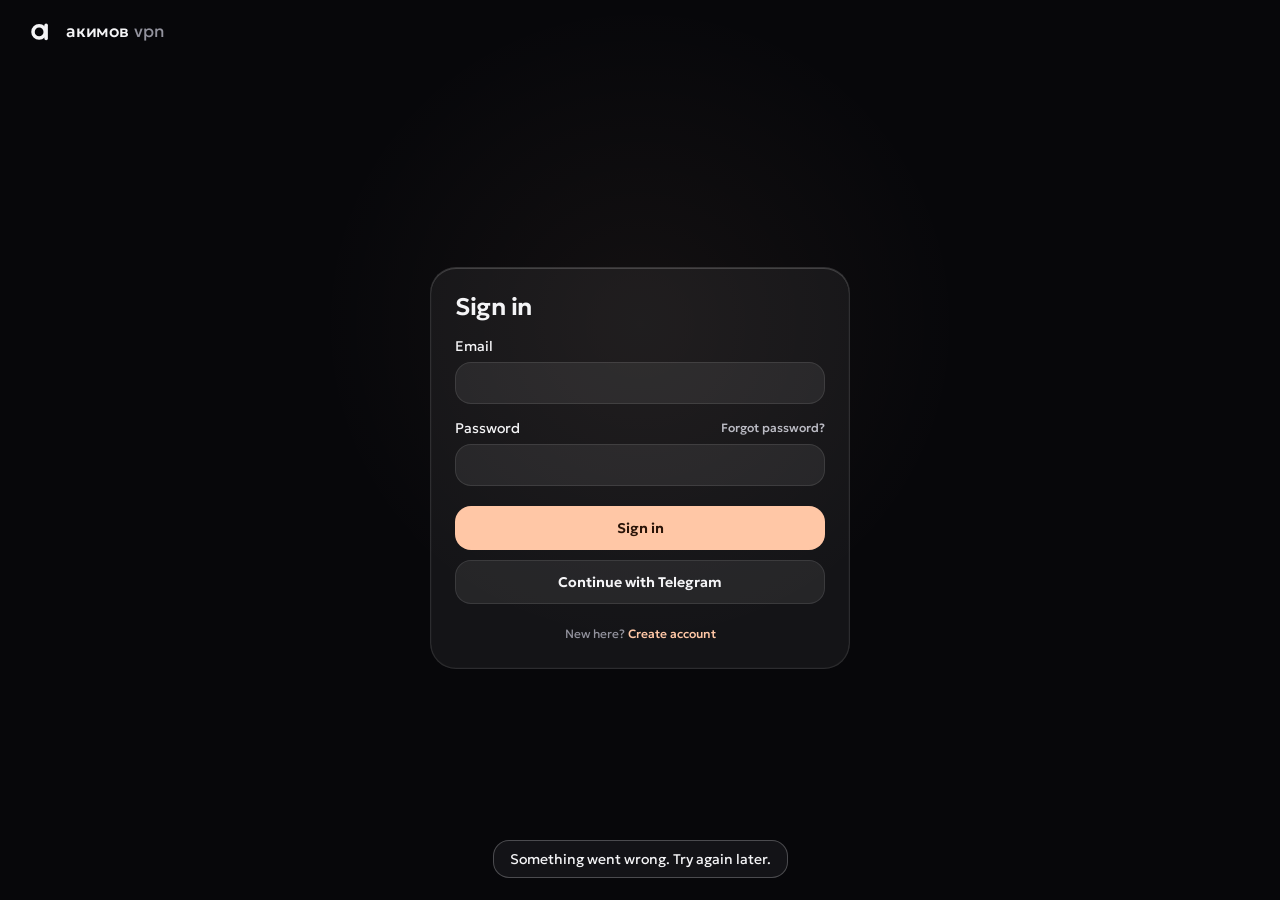
<file: app/ui/index.html>
<!doctype html>
<html lang="en" class="is-splash" data-d="1" data-theme="dark" data-view="desktop" data-auth="restoring">
<head><meta charset="utf-8"><meta name="viewport" content="width=device-width, initial-scale=1"><title>акимов vpn</title><link rel="stylesheet" href="fonts.css"><link rel="stylesheet" href="style.css"><script src="app.js" defer></script></head>
<body>
<div id="splash" class="startup-splash" role="status" aria-label="Opening your account…">
  <svg class="splash-mark" viewBox="0 0 64 64" aria-hidden="true">
    <path pathLength="100" d="M44 34a14 14 0 1 1-28 0a14 14 0 0 1 28 0" />
    <path pathLength="100" d="M46 19V49" />
  </svg>
  <div class="splash-word" aria-hidden="true"><b>акимов</b><i>vpn</i></div>
</div>
<div class="stage" inert>
  <div class="window" id="win" data-conn="idle">
    <div class="bg"><i></i><i></i><i></i></div>
    <header class="bar"><button class="logo" id="logo" data-act="go" data-v="home" aria-label="Home"></button><span class="word" id="word"></span><span class="sp"></span>
      <button class="tbtn" id="themebtn" data-act="theme" aria-label="Switch theme"><svg class="ic s" viewBox="0 0 20 20"><circle cx="10" cy="10" r="6.5"/><path d="M10 3.5a6.5 6.5 0 0 1 0 13z" fill="currentColor"/></svg></button>
      <button class="tbtn" id="accbtn" data-act="hub" aria-label="Account and settings" aria-pressed="false"><svg class="ic" viewBox="0 0 20 20"><circle cx="10" cy="7.4" r="3.1"/><path d="M4.2 16.6c.9-3 3.2-4.4 5.8-4.4s4.9 1.4 5.8 4.4"/></svg></button>
    </header>
    <div class="body"><nav class="rail" id="rail" aria-label="Main"></nav><main class="main" id="main" tabindex="-1"></main></div>
    <footer class="sbar" id="sbar"></footer>
    <svg width="0" height="0" style="position:absolute" aria-hidden="true"><filter id="lg" x="0" y="0" width="100%" height="100%" color-interpolation-filters="sRGB"><feImage id="lgmap" x="0" y="0" width="68" height="52" preserveAspectRatio="none" result="map"/><feDisplacementMap in="SourceGraphic" in2="map" scale="20" xChannelSelector="R" yChannelSelector="G"/></filter></svg>
    <div id="sheet"></div>
    <div class="toasts" id="toasts" aria-live="polite"></div>
  </div>
</div>
</body>
</html>
</file>
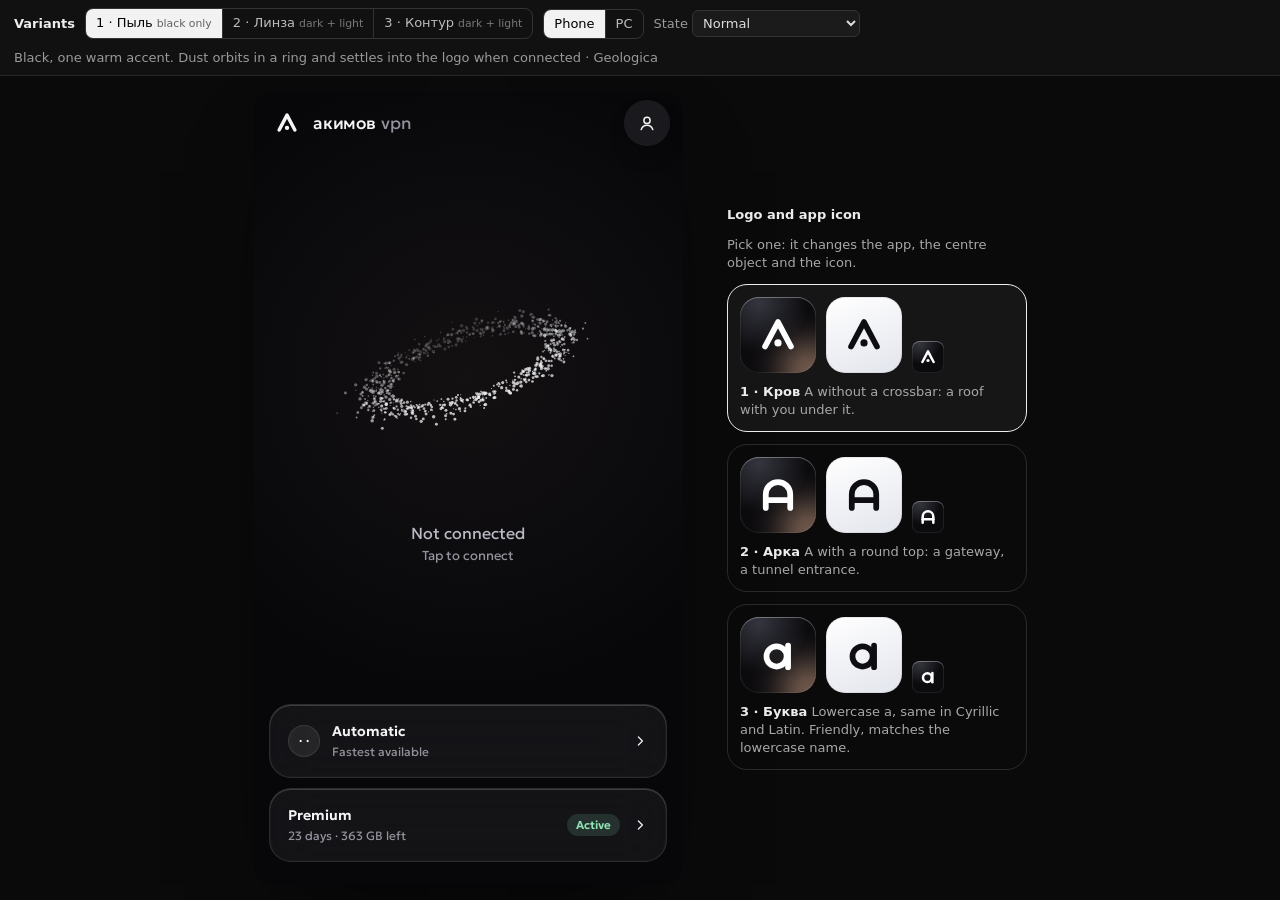
<file: docs/moonlight/prototype/minimal.html>
<!doctype html>
<html lang="en" data-d="1" data-theme="dark" data-view="mobile">
<head>
<meta charset="utf-8">
<meta name="viewport" content="width=device-width, initial-scale=1">
<title>акимов vpn · minimal glass</title>
<!-- Prototype only: the real app bundles the chosen fonts locally. -->
<link rel="preconnect" href="https://fonts.googleapis.com">
<link rel="preconnect" href="https://fonts.gstatic.com" crossorigin>
<link href="https://fonts.googleapis.com/css2?family=Geologica:wght@300;400;500;600&family=IBM+Plex+Mono:wght@400;500&family=JetBrains+Mono:wght@400;500&family=Jost:wght@300;400;500;600&family=Manrope:wght@300;400;500;600;700&family=Martian+Mono:wdth,wght@87.5,400;87.5,500&display=swap" rel="stylesheet">
<style>
/* ═══ base: shared by every variant ═══════════════════════════════════ */
:root{--t:220ms;--e:cubic-bezier(.2,0,0,1);--tint:14%;--blur:0px;--r:14px;--r2:10px;--r3:999px;--st:40ms}
*{box-sizing:border-box}
html,body{height:100%}
body{margin:0;background:#0A0A0A;display:flex;flex-direction:column;font:400 13px/18px system-ui,sans-serif;color:#C8C8C8;transition:background .4s}
button,input,select{font:inherit;color:inherit}
button{cursor:pointer;background:none;border:0;padding:0}
:focus{outline:none}
:focus-visible{outline:2px solid var(--acc);outline-offset:2px}
[hidden]{display:none!important}
::view-transition-old(root),::view-transition-new(root){animation:none;mix-blend-mode:normal}

/* prototype bar: not part of the app, never restyled by a variant */
.proto{display:flex;gap:10px;align-items:center;flex-wrap:wrap;padding:8px 14px;background:#111;border-bottom:1px solid #262626;color:#9A9A9A;position:relative;z-index:50}
.proto b{color:#EDEDED;font-weight:600}
.pseg{display:inline-flex;border:1px solid #333;border-radius:8px;overflow:hidden}
.pseg button{padding:5px 10px;color:#BDBDBD;border-left:1px solid #333}.pseg button:first-child{border-left:0}
.pseg button[aria-pressed="true"]{background:#F2F2F2;color:#000}
.pseg small{opacity:.6;margin-left:4px}
.proto select{background:#1B1B1B;border:1px solid #333;border-radius:6px;padding:4px 6px;color:#DDD}
.proto .sp{flex:1}
.stage{flex:1;display:grid;place-items:center;padding:16px;min-height:0}

.window{position:relative;width:min(1080px,100%);height:min(700px,100%);border-radius:12px;overflow:hidden;container:win/inline-size;display:grid;grid-template-rows:44px minmax(0,1fr) auto;isolation:isolate;background:var(--bg);color:var(--ink);font:400 14px/20px var(--f-t);box-shadow:0 40px 90px -40px rgba(0,0,0,.75);transition:background .45s,color .45s}
[data-view="mobile"] .window{width:min(390px,100%);height:min(800px,100%);border-radius:28px}
.window.boot{animation:boot .55s var(--e)}
@keyframes boot{from{opacity:0;transform:scale(.975)}}
.bg{position:absolute;inset:0;z-index:-1;overflow:hidden;transition:background .45s}
.bg i{position:absolute;border-radius:50%;display:none}
.bar{display:flex;align-items:center;gap:10px;padding:0 6px 0 20px}
.bar .sp{flex:1}
.word{display:flex;align-items:baseline;gap:6px;white-space:nowrap}
.word b{font-weight:inherit}.word i{font-style:normal}
.tbtn{width:36px;height:28px;border-radius:var(--r2);display:grid;place-items:center;color:var(--ink3);transition:color var(--t),background var(--t),transform var(--t) var(--e)}
.tbtn:hover{color:var(--ink);background:var(--hover)}
#themebtn:active{transform:rotate(180deg)}
.body{display:grid;grid-template-columns:76px minmax(0,1fr);min-height:0;position:relative}
.rail{display:flex;flex-direction:column;gap:2px;padding:8px;position:relative}
.nav{position:relative;z-index:1;display:flex;flex-direction:column;align-items:center;gap:3px;padding:8px 4px;color:var(--ink3);font-size:10.5px;font-weight:500;border-radius:var(--r2);transition:color var(--t)}
.nav:hover,.nav[aria-current]{color:var(--ink)}
.nav .ic{transition:transform var(--t) var(--e)}
.nav:active .ic{transform:scale(.86)}
.n-idx{display:none}
.nav-ind{position:absolute;z-index:0;pointer-events:none;opacity:0;border-radius:var(--r2);background:var(--hover);transition:left var(--t) var(--e),top var(--t) var(--e),width var(--t) var(--e),height var(--t) var(--e),opacity var(--t)}
.window .only-m{display:none}
.main{min-width:0;min-height:0;overflow:auto;padding:6px 24px 24px 12px;scrollbar-width:thin;scrollbar-color:var(--line2) transparent}
.sbar{display:none}

/* screen change: leave, then enter with a stagger */
.main.leave>*{animation:lv 130ms var(--e) both}
.main.enter>*,.main.enter .stag>*{animation:en calc(var(--t)*1.6) var(--e) both;animation-delay:calc(var(--st)*var(--k,0))}
@keyframes lv{to{opacity:0;transform:translateY(-6px)}}
@keyframes en{from{opacity:0;transform:translateY(12px)}}
.swap{display:block;animation:swap calc(var(--t)*1.4) var(--e)}
@keyframes swap{from{opacity:0;transform:translateY(8px)}}
@keyframes spin{to{transform:rotate(1turn)}}
@keyframes pulse{50%{opacity:.35}}
@keyframes shake{20%{transform:translateX(-6px)}40%{transform:translateX(5px)}60%{transform:translateX(-3px)}80%{transform:translateX(2px)}}
@keyframes pop{0%{transform:scale(.6);opacity:0}60%{transform:scale(1.12)}}
@keyframes flashbg{from{background:color-mix(in srgb,var(--acc) 22%,transparent)}}

/* type */
.head{display:flex;align-items:flex-end;gap:12px;margin:8px 4px 16px;min-height:38px}
.head .sp{flex:1}
.title{font:600 28px/34px var(--f-d);margin:0}
.h{font:600 16px/22px var(--f-t);margin:0}
.over{font-size:11px;line-height:14px;font-weight:600;letter-spacing:.08em;text-transform:uppercase;color:var(--ink3)}
.cap{font-size:12px;line-height:16px;color:var(--ink2)}
.dim{color:var(--ink3)}
.mono{font-family:var(--f-m);font-size:12px;line-height:18px;font-variant-numeric:tabular-nums}
b.mono,.mono b{font-weight:500}
.num{font:400 42px/44px var(--f-d);font-variant-numeric:lining-nums tabular-nums}
.num small{font:500 12.5px/1 var(--f-t);color:var(--ink2);margin-left:5px}
.ic{width:20px;height:20px;fill:none;stroke:currentColor;stroke-width:1.5;stroke-linecap:round;stroke-linejoin:round;flex:none}
.ic.s{width:16px;height:16px}

/* surfaces and controls */
.card{position:relative;border-radius:var(--r);background:var(--surface);border:1px solid var(--line);-webkit-backdrop-filter:blur(var(--blur));backdrop-filter:blur(var(--blur));box-shadow:var(--shadow);transition:background .45s,border-color .45s,transform var(--t) var(--e),box-shadow var(--t)}
.pad{padding:16px 18px}
.clip{overflow:hidden}
button.card:hover{border-color:var(--line2)}
button.card:active{transform:scale(.985)}
.btn{position:relative;height:34px;padding:0 14px;border-radius:var(--r2);font-weight:600;display:inline-flex;align-items:center;justify-content:center;gap:8px;white-space:nowrap;background:var(--field);border:1px solid var(--line);transition:background var(--t),border-color var(--t),transform 120ms var(--e),color var(--t),filter var(--t)}
.btn:hover{border-color:var(--line2)}
.btn:active{transform:scale(.96)}
.btn.primary{background:var(--acc);color:var(--acc-ink);border-color:transparent}
.btn.primary:hover{filter:brightness(1.08)}
.btn.quiet{background:none;border-color:transparent;color:var(--ink2);padding:0 8px}
.btn.quiet:hover{color:var(--ink);background:var(--hover)}
.btn.danger{color:var(--bad)}
.btn.sm{height:28px;padding:0 10px;font-size:12px}
.btn[disabled]{opacity:.4;cursor:not-allowed}
.btn.block{width:100%;height:44px}
.btn.loading{color:transparent!important;pointer-events:none}
.btn.loading::after{content:"";position:absolute;width:18px;height:18px;border-radius:50%;border:2px solid var(--acc-ink);border-right-color:transparent;animation:spin .7s linear infinite}
.btn:not(.primary).loading::after{border-color:var(--ink);border-right-color:transparent}
.seg{position:relative;display:inline-grid;grid-auto-flow:column;grid-auto-columns:1fr;padding:3px;border-radius:var(--r2);background:var(--field);border:1px solid var(--line)}
.seg::before{content:"";position:absolute;top:3px;bottom:3px;left:3px;width:calc((100% - 6px)/var(--n));border-radius:calc(var(--r2) - 2px);background:var(--acc);transform:translateX(calc(100%*var(--i)));transition:transform calc(var(--t)*1.3) var(--e)}
.seg button{position:relative;z-index:1;height:28px;padding:0 12px;font-weight:500;font-size:13px;white-space:nowrap;color:var(--ink2);transition:color var(--t)}
.seg button[aria-pressed="true"]{color:var(--acc-ink);font-weight:600}
.seg.wide{display:grid}
.sw{width:40px;height:24px;border-radius:999px;background:var(--field);border:1px solid var(--line2);position:relative;flex:none;transition:background calc(var(--t)*1.2),border-color var(--t)}
.sw::after{content:"";position:absolute;left:3px;top:3px;width:16px;height:16px;border-radius:50%;background:var(--ink3);transition:transform calc(var(--t)*1.3) var(--e),background var(--t),width var(--t)}
.sw:active::after{width:20px}
.sw[aria-checked="true"]{background:var(--acc);border-color:transparent}
.sw[aria-checked="true"]::after{transform:translateX(16px);background:var(--acc-ink)}
.sw[aria-checked="true"]:active::after{transform:translateX(12px)}
.input,.select{height:34px;border-radius:var(--r2);background:var(--field);border:1px solid var(--line);padding:0 12px;min-width:0;transition:border-color var(--t)}
.input:focus,.select:focus{border-color:var(--acc)}
.input::placeholder{color:var(--ink3)}
.pill{display:inline-flex;align-items:center;gap:5px;height:22px;padding:0 9px;border-radius:var(--r3);font-size:11.5px;font-weight:600;background:color-mix(in srgb,var(--c,var(--ink3)) var(--tint),transparent);color:var(--c,var(--ink2));white-space:nowrap}
.pill.ok{--c:var(--ok)}.pill.warn{--c:var(--warn)}.pill.bad{--c:var(--bad)}.pill.acc{--c:var(--proxy)}
.pill.pop{animation:pop .4s var(--e)}
.meter{height:4px;border-radius:4px;background:var(--line);overflow:hidden}
.meter i{display:block;height:100%;border-radius:inherit;background:var(--c,var(--ink2));width:var(--v);transition:width .8s var(--e)}
.row{display:flex;align-items:center;gap:12px}
.col{display:flex;flex-direction:column;gap:12px}
.grow{flex:1;min-width:0}
.cc{width:32px;height:32px;border-radius:var(--r2);display:grid;place-items:center;background:var(--field);border:1px solid var(--line);font:500 10.5px/1 var(--f-m);flex:none}
.banner{display:flex;gap:10px;align-items:center;padding:8px 14px;border-radius:var(--r2);margin:0 0 12px;font-size:13px;background:color-mix(in srgb,var(--warn) var(--tint),transparent);color:var(--warn)}
.empty{padding:48px 24px;text-align:center;color:var(--ink2)}
.empty p{margin:0 auto 14px;max-width:44ch}
.list>*+*{border-top:1px solid var(--line)}
.kv{display:grid;grid-template-columns:1fr 1fr;gap:16px}

/* home */
.home{display:grid;grid-template-columns:minmax(0,1fr) 340px;gap:20px;height:100%;min-height:500px}
.hero{display:flex;flex-direction:column;align-items:center;justify-content:center;gap:18px}
.side{display:flex;flex-direction:column;gap:12px;justify-content:center}
.st-word{display:none}
.status{text-align:center;min-height:88px}
.status .s1{font-size:15px;font-weight:600}
.status .s2{color:var(--ink2);margin-top:2px}
.status .timer{font:400 40px/46px var(--f-d);font-variant-numeric:lining-nums tabular-nums}
.spd{display:flex;gap:16px;font:400 12px/18px var(--f-m)}.spd b{font-weight:500;color:var(--ink)}
.ctl{position:relative;display:block;color:var(--ink);flex:none;-webkit-tap-highlight-color:transparent}

/* connections */
.tools{display:flex;gap:8px;align-items:center;flex-wrap:wrap;margin:0 4px 12px}
.conn{display:grid;grid-template-columns:minmax(0,1.5fr) 170px minmax(0,1.1fr) 112px;gap:12px;align-items:center;padding:0 18px;min-height:46px;position:relative;transition:opacity .4s,background var(--t)}
.conn:hover,.conn:focus-within{background:var(--hover)}
.conn.new{animation:rowin calc(var(--t)*1.5) var(--e)}
.conn.closed{opacity:.3}
@keyframes rowin{from{opacity:0;transform:translateX(-10px)}}
.host{white-space:nowrap;overflow:hidden;text-overflow:ellipsis;text-align:left}
.host i{font-style:normal;color:var(--ink3)}
.proc{font:400 11.5px/15px var(--f-t);color:var(--ink3);white-space:nowrap;overflow:hidden;text-overflow:ellipsis}
.route{font-size:12.5px;color:var(--c);white-space:nowrap;overflow:hidden;text-overflow:ellipsis}
.r-proxy{--c:var(--proxy)}.r-direct{--c:var(--direct)}.r-block{--c:var(--block)}.r-default{--c:var(--dflt)}
.badge{display:inline-flex;align-items:center;gap:6px;height:22px;max-width:100%;padding:0 8px;border-radius:min(var(--r2),7px);font:500 10.5px/1 var(--f-m);background:color-mix(in srgb,var(--c) var(--tint),transparent);color:var(--c);white-space:nowrap;overflow:hidden}
.badge span{overflow:hidden;text-overflow:ellipsis}
.badge.flash{animation:flash .9s var(--e)}
@keyframes flash{0%{box-shadow:0 0 0 2px var(--c);transform:scale(1.08)}100%{box-shadow:0 0 0 2px transparent}}
.dot{width:6px;height:6px;border-radius:50%;flex:none}
.o-user .dot{background:currentColor;box-shadow:0 0 0 2px color-mix(in srgb,currentColor 30%,transparent)}.o-plan .dot{box-shadow:inset 0 0 0 1.5px currentColor}.o-system .dot{border-radius:1px;background:currentColor}.o-default .dot{display:none}
.rate{font:400 11px/15px var(--f-m);color:var(--ink2);text-align:right;font-variant-numeric:tabular-nums}
.acts{position:absolute;right:12px;top:7px;display:none;gap:4px;padding:2px;border-radius:var(--r2);background:var(--solid);border:1px solid var(--line2);animation:swap var(--t) var(--e)}
.conn:hover .acts,.conn:focus-within .acts{display:flex}
.conn:hover .rate,.conn:focus-within .rate{visibility:hidden}
.scope{grid-column:1/-1;display:flex;gap:8px;align-items:center;flex-wrap:wrap;padding:2px 0 12px;animation:swap calc(var(--t)*1.3) var(--e)}
.chip{height:28px;padding:0 10px;border-radius:var(--r2);font-size:12px;background:var(--field);border:1px solid var(--line);color:var(--ink2);transition:border-color var(--t),color var(--t),transform 120ms}
.chip:active{transform:scale(.96)}
.chip[aria-pressed="true"]{border-color:var(--acc);color:var(--ink)}
.newpill{position:sticky;top:6px;z-index:3;margin:0 auto -28px;display:block;width:max-content;animation:pop .35s var(--e)}

/* rules */
.composer{display:grid;grid-template-columns:196px minmax(0,1fr) auto auto;gap:8px;align-items:center}
.msg{font-size:12px;margin-top:8px;min-height:16px}
.msg.err{color:var(--bad)}.msg.warn{color:var(--warn)}.msg.ok{color:var(--ink3)}
.msg.err:not(:empty){animation:shake .35s}
.rule{display:grid;grid-template-columns:20px 22px 86px minmax(0,1fr) auto 44px auto auto;gap:10px;align-items:center;padding:0 16px;min-height:46px;position:relative;transition:background var(--t)}
.rule:hover{background:var(--hover)}
.rule.fresh{animation:flashbg 1.2s var(--e)}
.rule.off>:not(.sw):not(.x):not(.grip){opacity:.42}
.rule>*{transition:opacity var(--t)}
.rule.over-top::before{content:"";position:absolute;left:12px;right:12px;top:-1px;height:2px;background:var(--acc)}
.rule.dragging{opacity:.35}
.grip{cursor:grab;color:var(--ink3);display:grid;place-items:center;height:28px}
.tchip{font:500 10.5px/1 var(--f-m);color:var(--ink2);padding:6px 8px;border-radius:min(var(--r2),7px);background:var(--field);text-align:center}
.ro .rule{grid-template-columns:22px 86px minmax(0,1fr) auto;min-height:38px}
details.card summary{list-style:none;cursor:pointer;padding:14px 18px;display:flex;gap:10px;align-items:center;font-weight:600}
details.card summary::-webkit-details-marker{display:none}
details[open] summary .chev{transform:rotate(90deg)}
details[open]>.list{animation:swap calc(var(--t)*1.4) var(--e)}
.chev{transition:transform var(--t) var(--e)}

/* plans, devices, settings */
.cards{display:grid;grid-template-columns:repeat(auto-fill,minmax(300px,1fr));gap:16px}
.plan.expired{opacity:.6}
.plan.inuse{border-color:var(--acc)}
.plan.fresh{animation:flashbg 1.4s var(--e)}
.slots{display:flex;gap:4px}.slots i{flex:1;height:5px;border-radius:3px;background:var(--line);transition:background .5s var(--e)}.slots i.on{background:var(--ink2)}.slots i.me{background:var(--acc)}
.dev{display:grid;grid-template-columns:36px minmax(0,1fr) auto auto;gap:12px;align-items:center;padding:10px 18px;min-height:58px;transition:background var(--t)}
.dev:hover{background:var(--hover)}
.nameBtn{font-weight:600;text-align:left;border-radius:6px;padding:1px 4px;margin-left:-4px}
.nameBtn:hover{background:var(--hover)}
.set{display:flex;align-items:center;gap:12px;padding:12px 18px;min-height:54px}

/* sheet */
.scrim{position:absolute;inset:0;background:var(--scrim);z-index:10;animation:fade .25s}
@keyframes fade{from{opacity:0}}
.sheet{position:absolute;top:10px;right:10px;bottom:10px;width:min(430px,calc(100% - 20px));z-index:11;display:flex;flex-direction:column;border-radius:var(--r);background:var(--solid);border:1px solid var(--line2);box-shadow:0 30px 80px -30px rgba(0,0,0,.6);animation:sheetin calc(var(--t)*1.8) var(--e)}
@keyframes sheetin{from{opacity:0;transform:translateX(40px)}}
#sheet.closing .sheet{animation:sheetout .2s var(--e) both}#sheet.closing .scrim{animation:fade .2s reverse both}
@keyframes sheetout{to{opacity:0;transform:translateX(30px)}}
.sheet header{display:flex;align-items:center;gap:8px;padding:18px 20px 8px}
.sheet .sbody{flex:1;overflow:auto;overflow-x:hidden;padding:8px 20px 16px;display:flex;flex-direction:column;gap:14px;scrollbar-width:thin}
.sheet footer{padding:12px 20px 20px;display:flex;flex-direction:column;gap:8px}
.sbody.sf>*,.sfoot.sf>*{animation:stepf calc(var(--t)*1.5) var(--e) both}
.sbody.sb>*,.sfoot.sb>*{animation:stepb calc(var(--t)*1.5) var(--e) both}
.sbody>*:nth-child(2){animation-delay:40ms}.sbody>*:nth-child(3){animation-delay:80ms}.sbody>*:nth-child(4){animation-delay:120ms}.sbody>*:nth-child(n+5){animation-delay:150ms}
@keyframes stepf{from{opacity:0;transform:translateX(28px)}}
@keyframes stepb{from{opacity:0;transform:translateX(-28px)}}
.opt{display:flex;align-items:center;gap:12px;padding:12px 14px;border-radius:var(--r2);background:var(--field);border:1px solid var(--line);text-align:left;width:100%;transition:border-color var(--t),background var(--t),transform 120ms var(--e)}
.opt:hover{border-color:var(--line2)}
.opt:active{transform:scale(.985)}
.opt[aria-pressed="true"]{border-color:var(--acc);background:color-mix(in srgb,var(--acc) 9%,var(--field))}
.opt[disabled]{opacity:.5;cursor:not-allowed}
.tick{width:20px;height:20px;border-radius:50%;border:1.5px solid var(--line2);display:grid;place-items:center;flex:none;color:transparent;transition:background var(--t),border-color var(--t)}
.opt[aria-pressed="true"] .tick{background:var(--acc);border-color:var(--acc);color:var(--acc-ink)}
.opt.just .tick{animation:pop .4s var(--e)}
.tick .ic{width:12px;height:12px;stroke-width:2.4}
.total{display:flex;align-items:baseline;justify-content:space-between;gap:12px;padding-top:8px;border-top:1px solid var(--line)}
.wait{display:grid;place-items:center;gap:14px;text-align:center;padding:24px 8px}
.spin{width:56px;height:56px;border-radius:50%;border:3px solid var(--line);border-top-color:var(--acc);animation:spin .9s linear infinite}
.mark{position:relative;width:76px;height:76px;color:var(--c)}
.mark svg{width:100%;height:100%;fill:none;stroke:currentColor;stroke-width:3;stroke-linecap:round;stroke-linejoin:round}
.mark circle,.mark path{stroke-dasharray:100;stroke-dashoffset:100;animation:draw .5s var(--e) forwards}
.mark path{animation-duration:.35s;animation-delay:.4s}
@keyframes draw{to{stroke-dashoffset:0}}
.mark i{position:absolute;inset:0;border-radius:50%;border:2px solid currentColor;opacity:0;animation:burst .9s .45s var(--e)}
.mark i+i{animation-delay:.6s}
@keyframes burst{from{opacity:.55;transform:scale(1)}to{opacity:0;transform:scale(1.9)}}
.mark.bad{animation:shake .45s .5s}
.ms.pop{animation:pop .35s var(--e)}
.toasts{position:absolute;left:0;right:0;bottom:18px;z-index:20;display:flex;flex-direction:column;align-items:center;gap:8px;pointer-events:none}
.toast{pointer-events:auto;display:flex;align-items:center;gap:6px;padding:8px 8px 8px 16px;border-radius:var(--r2);background:var(--solid);border:1px solid var(--line2);box-shadow:0 20px 50px -20px rgba(0,0,0,.6);max-width:calc(100% - 32px);animation:toastin calc(var(--t)*1.6) var(--e)}
.toast.out{animation:toastout .2s var(--e) both}
@keyframes toastin{from{opacity:0;transform:translateY(14px) scale(.96)}}
@keyframes toastout{to{opacity:0;transform:translateY(8px)}}

/* ═══ mobile shell: same parts, bottom tabs, sheets from below ════════ */
@container win (max-width:720px){
  :root[data-d] .body{grid-template-columns:minmax(0,1fr);grid-template-rows:minmax(0,1fr) auto}
  :root[data-d] .rail{order:2;position:relative;left:auto;bottom:auto;transform:none;flex-direction:row;gap:0;padding:4px 8px 8px;border:0;border-top:1px solid var(--line);border-radius:0;box-shadow:none}
  :root[data-d] .nav{flex:1;width:auto;flex-direction:column;align-items:center;margin:0;padding:8px 0 6px;gap:3px}
  .window .only-d,.tbtn.win{display:none}.window .only-m{display:flex}
  :root[data-d] .main{padding:6px 14px 18px}
  :root[data-d] .home{grid-template-columns:minmax(0,1fr);grid-template-rows:auto;height:auto;min-height:0;gap:16px}
  :root[data-d] .hero{flex-direction:column;align-items:center;padding:8px 0 0}
  :root[data-d] .side{display:flex;flex-direction:column}
  .ring,.orb{width:200px;height:200px}.dial{width:230px;height:230px}
  .conn{grid-template-columns:minmax(0,1fr) auto;padding:8px 14px;row-gap:4px}
  .conn .rate{grid-column:2;grid-row:1;visibility:visible!important}.conn .route{grid-column:1}.conn .bwrap{grid-column:2;justify-self:end}
  .acts{position:static;display:flex;grid-column:1/-1;border:0;background:none;padding:0;animation:none}
  .composer{grid-template-columns:minmax(0,1fr)}
  .rule{grid-template-columns:20px 62px minmax(0,1fr) auto auto;row-gap:2px;padding:6px 12px}
  .rule .idx,.rule .hits{display:none}
  :root[data-d] .sheet{top:auto;left:0;right:0;bottom:0;width:auto;max-height:92%;border-radius:var(--r) var(--r) 0 0;border-width:1px 0 0;animation-name:sheetup}
  #sheet.closing .sheet{animation-name:sheetdown}
  .dev{grid-template-columns:36px minmax(0,1fr) auto}.dev .added{display:none}
  .toasts{bottom:84px}
}
@keyframes sheetup{from{opacity:0;transform:translateY(40px)}}
@keyframes sheetdown{to{opacity:0;transform:translateY(30px)}}
@media (prefers-reduced-motion:reduce){*,*::before,*::after{animation-duration:1ms!important;animation-delay:0s!important;transition-duration:1ms!important}}

/* ═══ compact shell: one narrow window, floating dock ═════════════════ */
.stage{display:flex;flex-wrap:wrap;gap:44px;align-items:center;justify-content:center;overflow:auto}
:root .window{width:min(430px,100%);height:min(800px,100%);border-radius:18px;grid-template-rows:62px minmax(0,1fr) auto}
.bar{padding:0 14px 0 16px;gap:8px}
.logo{width:36px;height:36px;display:grid;place-items:center;border-radius:12px;color:var(--ink);transition:transform var(--t) var(--e)}
.logo:active{transform:scale(.88)}
.mk{width:28px;height:28px;display:block}
.word{font:500 17px/1 var(--f-d);letter-spacing:-.01em;gap:5px}
.word i{color:var(--ink3);font-weight:400}
.tbtn{width:40px;height:40px;border-radius:50%;background:var(--surface);border:1px solid var(--line);-webkit-backdrop-filter:blur(var(--blur));backdrop-filter:blur(var(--blur));color:var(--ink2)}
:root[data-d] .body{grid-template-rows:minmax(0,1fr)}
:root{--spring:cubic-bezier(.3,1.5,.45,1);--spec:rgba(255,255,255,.16)}
[data-theme="light"]{--spec:rgba(255,255,255,.95)}
/* the dock is a slab of liquid glass: bright top edge, soft inner light, heavy blur behind */
:root[data-d] .rail{position:absolute;z-index:6;left:50%;bottom:16px;transform:translateX(-50%);order:0;flex-direction:row;gap:2px;padding:5px;border:0;border-radius:999px;
  background:linear-gradient(180deg,rgba(255,255,255,.15),rgba(255,255,255,.03) 60%,rgba(255,255,255,.07)),var(--dock);
  -webkit-backdrop-filter:blur(22px) saturate(190%) brightness(1.08);backdrop-filter:blur(22px) saturate(190%) brightness(1.08);
  box-shadow:inset 0 1px 0 rgba(255,255,255,.42),inset 0 -1px 0 rgba(255,255,255,.1),inset 1px 0 0 rgba(255,255,255,.1),inset -1px 0 0 rgba(255,255,255,.1),inset 0 0 18px rgba(255,255,255,.05),0 0 0 1px rgba(255,255,255,.05),0 24px 46px -20px rgba(0,0,0,.7);
  touch-action:none;user-select:none;-webkit-user-select:none;transition:transform .35s var(--spring)}
:root[data-d] .rail.hold{transform:translateX(-50%) scale(1.035)}
:root[data-d] .nav{flex:none;width:68px;height:52px;padding:0;border-radius:999px;justify-content:center;gap:4px;font:500 10px/1 var(--f-t);letter-spacing:.01em;color:var(--ink2);transition:color .25s,transform .35s var(--spring)}
.nav .ic,.nav .mk{width:22px;height:22px}
.nav .ic{stroke-width:1.6}
.nav[aria-current]{color:var(--acc)}
/* the selected tab sits in a glass capsule; hold it and it lifts into a lens you can drag */
.nav-ind{border-radius:999px;background:linear-gradient(180deg,rgba(255,255,255,.2),rgba(255,255,255,.06));
  box-shadow:inset 0 1px 0 rgba(255,255,255,.5),inset 0 -1px 0 rgba(255,255,255,.1),inset 0 0 10px rgba(255,255,255,.08),0 4px 14px -6px rgba(0,0,0,.5);
  transition:left .5s var(--spring),top .3s,width .3s,height .3s,opacity .3s,transform .35s var(--spring),box-shadow .3s,background .3s}
.rail.hold .nav-ind{z-index:3;transform:scale(1.2,1.28);background:linear-gradient(180deg,rgba(255,255,255,.12),rgba(255,255,255,.01) 55%,rgba(255,255,255,.08));
  -webkit-backdrop-filter:url(#lg) saturate(190%) brightness(1.16);backdrop-filter:url(#lg) saturate(190%) brightness(1.16);
  box-shadow:inset 0 1.5px 0 rgba(255,255,255,.8),inset 0 -1.5px 1px rgba(255,255,255,.28),inset 2px 0 2px -1px rgba(255,255,255,.3),inset -2px 0 2px -1px rgba(255,255,255,.3),inset 0 0 16px rgba(255,255,255,.16),0 16px 30px -10px rgba(0,0,0,.65);
  transition:transform .35s var(--spring),box-shadow .3s,background .3s}
.rail.hold .nav{color:var(--ink2)}
.rail.hold .nav.near{color:var(--acc);transform:scale(1.12)}
[data-theme="light"]:root[data-d] .rail{background:linear-gradient(180deg,rgba(255,255,255,.8),rgba(255,255,255,.3) 60%,rgba(255,255,255,.5)),var(--dock);box-shadow:inset 0 1px 0 #fff,inset 0 -1px 0 rgba(255,255,255,.6),0 0 0 1px rgba(15,23,42,.06),0 24px 46px -22px rgba(30,50,90,.5)}
[data-theme="light"] .nav-ind{background:linear-gradient(180deg,rgba(255,255,255,.98),rgba(255,255,255,.62));box-shadow:inset 0 1px 0 #fff,0 0 0 1px rgba(15,23,42,.06),0 6px 14px -6px rgba(30,50,90,.4)}
[data-theme="light"] .rail.hold .nav-ind{background:linear-gradient(180deg,rgba(255,255,255,.5),rgba(255,255,255,.08) 55%,rgba(255,255,255,.35));box-shadow:inset 0 1.5px 0 #fff,inset 0 -1.5px 1px rgba(255,255,255,.8),inset 0 0 14px rgba(255,255,255,.5),0 0 0 1px rgba(15,23,42,.07),0 16px 30px -12px rgba(30,50,90,.5)}
/* the same edge light on every glass surface */
.card,.tbtn,.t-disc{box-shadow:inset 0 1px 0 var(--spec),inset 0 0 0 .5px rgba(255,255,255,.04),var(--shadow)}
:root[data-d] .main{padding:2px 16px 96px}
.title{font:500 27px/32px var(--f-d);letter-spacing:-.02em}
.num{font:300 38px/40px var(--f-d);letter-spacing:-.03em}
:root[data-d] .home{display:flex;flex-direction:column;gap:12px;height:100%;min-height:560px}
:root[data-d] .hero{flex:1;justify-content:center;gap:10px;padding:0}
:root[data-d] .side{gap:10px;justify-content:flex-end}
.side .card{border-radius:22px}
.status{min-height:104px}
.status .s1{font:400 16px/22px var(--f-t);color:var(--ink2)}
.status .s2{font-size:13px;color:var(--ink3)}
.status .timer{font:300 46px/52px var(--f-d);letter-spacing:-.03em;color:var(--ink)}
.spd{justify-content:center;margin-top:8px;color:var(--ink3)}
.ctl{width:290px;height:290px;border-radius:50%;display:grid;place-items:center;transition:transform var(--t) var(--e)}
.ctl:active{transform:scale(.965)}
.ctl canvas{position:absolute;inset:0;width:100%;height:100%}
.ctl[data-state="blocked"]{animation:shake .4s}
.sheet{-webkit-backdrop-filter:blur(36px) saturate(150%);backdrop-filter:blur(36px) saturate(150%);background:linear-gradient(var(--surface),var(--surface)),color-mix(in srgb,var(--solid) 86%,transparent)}
.main.enter>*,.main.enter .stag>*{animation-name:enm;animation-duration:.5s}
@keyframes enm{from{opacity:0;transform:translateY(14px) scale(.985);filter:blur(5px)}}
.main.leave>*{animation-name:lvm}
@keyframes lvm{to{opacity:0;transform:scale(.985);filter:blur(4px)}}

:root[data-d] .acts{display:none}
:root[data-d] .conn:hover .acts,:root[data-d] .conn:focus-within .acts{display:flex;animation:swap var(--t) var(--e)}
:root[data-d] .tools .input{flex-basis:120px}

/* app icon panel: outside the app, never restyled by a variant */
.brand{display:flex;flex-direction:column;gap:12px;width:300px;color:#A8A8A8;font:400 13px/18px system-ui,sans-serif}
.b-h{font-weight:600;color:#EDEDED}
.b-opt{display:grid;grid-template-columns:auto auto auto 1fr;gap:10px;align-items:end;padding:12px;border:1px solid #2A2A2A;border-radius:20px;text-align:left;transition:border-color .2s,background .2s,transform .12s}
.b-opt:active{transform:scale(.98)}
.b-opt[aria-pressed="true"]{border-color:#EDEDED;background:#161616}
.tile{width:76px;height:76px;border-radius:19px;display:grid;place-items:center;position:relative;overflow:hidden}
.tile .mk{width:46px;height:46px;position:relative}
.tile.dark{background:radial-gradient(90% 90% at 25% 8%,#35353F,#0B0B0E 72%);color:#fff;box-shadow:inset 0 1px 0 rgba(255,255,255,.28),inset 0 0 0 1px rgba(255,255,255,.08)}
.tile.dark::before{content:"";position:absolute;width:70%;height:70%;right:-26%;bottom:-32%;border-radius:50%;background:var(--acc,#FFC7A6);filter:blur(18px);opacity:.6}
.tile.light{background:linear-gradient(160deg,#fff,#E3E5ED);color:#0E0E12;box-shadow:inset 0 0 0 1px rgba(0,0,0,.07)}
.tile.sm{width:32px;height:32px;border-radius:8px}.tile.sm .mk{width:20px;height:20px}.tile.sm::before{display:none}
.b-n{grid-column:1/-1}.b-n b{color:#EDEDED;font-weight:600}

/* ═══ 1 · Пыль: black only ════════════════════════════════════════════ */
[data-d="1"]{--f-d:"Geologica","Segoe UI",sans-serif;--f-t:"Geologica","Segoe UI",sans-serif;--f-m:"Martian Mono","Cascadia Mono",Consolas,monospace;
  --bg:#07070A;--surface:rgba(255,255,255,.055);--dock:rgba(14,14,18,.6);--solid:#131317;--field:rgba(255,255,255,.07);--hover:rgba(255,255,255,.06);--line:rgba(255,255,255,.1);--line2:rgba(255,255,255,.24);
  --ink:#F4F4F6;--ink2:#BBBBC4;--ink3:#93939E;--acc:#FFC7A6;--acc-ink:#2A1408;--ok:#8FE3B5;--warn:#FFD27A;--bad:#FF9A8C;--proxy:#FFC7A6;--direct:#8FE3B5;--block:#FF9A8C;--dflt:#A8A8B3;
  --r:26px;--r2:16px;--r3:999px;--t:300ms;--e:cubic-bezier(.22,1,.36,1);--blur:26px;--shadow:0 0 0 0 transparent;--scrim:rgba(0,0,0,.6);--st:60ms}
[data-d="1"] .bg{background:radial-gradient(460px 460px at 50% 36%,rgba(255,199,166,.05),transparent 70%)}
[data-d="1"] .window[data-conn="connected"] .bg{background:radial-gradient(520px 520px at 50% 36%,rgba(255,199,166,.17),transparent 70%)}

/* ═══ 2 · Линза: dark + light ═════════════════════════════════════════ */
[data-d="2"]{--f-d:"Manrope","Segoe UI",sans-serif;--f-t:"Manrope","Segoe UI",sans-serif;--f-m:"JetBrains Mono",Consolas,monospace;
  --r:28px;--r2:18px;--r3:999px;--t:320ms;--e:cubic-bezier(.3,1.25,.4,1);--blur:30px;--st:60ms}
[data-d="2"][data-theme="dark"]{--bg:#090B11;--surface:rgba(255,255,255,.07);--dock:rgba(12,15,24,.55);--solid:#141824;--field:rgba(255,255,255,.08);--hover:rgba(255,255,255,.07);--line:rgba(255,255,255,.13);--line2:rgba(255,255,255,.3);
  --ink:#F1F3F8;--ink2:#B8BFCE;--ink3:#9AA3B6;--acc:#A9BEFF;--acc-ink:#0B1330;--ok:#7FE0C3;--warn:#FFCF7A;--bad:#FF9C96;--proxy:#A9BEFF;--direct:#7FE0C3;--block:#FF9C96;--dflt:#AAB3C5;
  --shadow:0 20px 50px -30px rgba(0,0,0,.7);--scrim:rgba(4,6,12,.55);--b1:#7F9BFF;--b2:#FFC2A1}
[data-d="2"][data-theme="light"]{--bg:#EEF1F6;--surface:rgba(255,255,255,.62);--dock:rgba(255,255,255,.4);--solid:#F8F9FC;--field:rgba(255,255,255,.72);--hover:rgba(15,23,42,.05);--line:rgba(255,255,255,.95);--line2:rgba(15,23,42,.17);
  --ink:#0F1420;--ink2:#414A5C;--ink3:#586174;--acc:#2647D8;--acc-ink:#fff;--ok:#0B6B57;--warn:#7D4E00;--bad:#B3261E;--proxy:#2647D8;--direct:#0B6B57;--block:#B3261E;--dflt:#4A5468;
  --shadow:0 20px 44px -30px rgba(30,50,90,.4);--scrim:rgba(40,55,80,.25);--tint:10%;--b1:#6C8CFF;--b2:#FFB38A}
[data-d="2"][data-theme="light"] body{background:#CBD1DB}
[data-d="2"] .bg i{display:block;filter:blur(90px);opacity:.16;transition:opacity 1s}
[data-d="2"] .bg i:nth-child(1){width:420px;height:420px;left:-180px;top:-120px;background:var(--b1)}
[data-d="2"] .bg i:nth-child(2){width:380px;height:380px;right:-200px;bottom:40px;background:var(--b2)}
[data-d="2"] .window[data-conn="connected"] .bg i{opacity:.34}
[data-d="2"] .card{background:linear-gradient(var(--surface),var(--surface)),color-mix(in srgb,var(--bg) 45%,transparent)}
.lens>span{position:absolute;border-radius:50%}
.l-blob{width:60%;height:60%;filter:blur(26px) grayscale(1);opacity:.28;transition:opacity .9s,filter .9s}
.l-blob.a{background:var(--b1);left:4%;top:8%;animation:orbA 9s ease-in-out infinite alternate}
.l-blob.b{background:var(--b2);right:2%;bottom:4%;animation:orbB 11s ease-in-out infinite alternate}
@keyframes orbA{to{transform:translate(70px,60px) scale(1.15)}}
@keyframes orbB{to{transform:translate(-80px,-50px) scale(.9)}}
.l-glass{inset:9%;background:linear-gradient(145deg,rgba(255,255,255,.24),rgba(255,255,255,.03) 58%);-webkit-backdrop-filter:blur(18px) saturate(170%);backdrop-filter:blur(18px) saturate(170%);border:1px solid var(--line2);box-shadow:inset 0 1px 0 rgba(255,255,255,.55),inset 0 -22px 32px -20px rgba(255,255,255,.2),0 30px 60px -32px rgba(0,0,0,.6);transition:transform .5s var(--e)}
.l-rim{inset:9%;background:conic-gradient(transparent 0 72%,var(--acc) 97%,transparent);-webkit-mask:radial-gradient(farthest-side,#0000 calc(100% - 3px),#000 calc(100% - 3px));mask:radial-gradient(farthest-side,#0000 calc(100% - 3px),#000 calc(100% - 3px));opacity:0;transition:opacity .3s}
.l-mark{position:relative!important;color:var(--ink);opacity:.5;transition:opacity .6s,transform .6s var(--e)}
.l-mark .mk{width:68px;height:68px}
.lens:hover .l-glass{transform:scale(1.02)}
.lens[data-state="connecting"] .l-rim{opacity:1;animation:spin .9s linear infinite}
.lens[data-state="connecting"] .l-blob{opacity:.6;filter:blur(26px) grayscale(.4)}
.lens[data-state="connected"] .l-blob{opacity:.95;filter:blur(22px) saturate(1.25)}
.lens[data-state="connected"] .l-mark{opacity:1;transform:scale(1.06)}
.lens[data-state="blocked"] .l-glass{border-color:var(--warn)}

/* ═══ 3 · Контур: dark + light ════════════════════════════════════════ */
[data-d="3"]{--f-d:"Jost","Century Gothic",sans-serif;--f-t:"Jost","Segoe UI",sans-serif;--f-m:"IBM Plex Mono",Consolas,monospace;
  --r:24px;--r2:14px;--r3:999px;--t:260ms;--e:cubic-bezier(.22,.8,.2,1);--blur:24px;--st:50ms}
[data-d="3"][data-theme="dark"]{--bg:#0B0B0C;--surface:rgba(255,255,255,.05);--dock:rgba(16,16,17,.6);--solid:#161617;--field:rgba(255,255,255,.07);--hover:rgba(255,255,255,.06);--line:rgba(255,255,255,.11);--line2:rgba(255,255,255,.26);
  --ink:#F2F2F0;--ink2:#B7B7B2;--ink3:#91918C;--acc:#C8F7D0;--acc-ink:#0B2413;--ok:#C8F7D0;--warn:#FFD27A;--bad:#FF9A8C;--proxy:#C8F7D0;--direct:#9CC9FF;--block:#FF9A8C;--dflt:#A6A6A0;--shadow:0 0 0 0 transparent;--scrim:rgba(0,0,0,.6)}
[data-d="3"][data-theme="light"]{--bg:#F5F4F0;--surface:rgba(255,255,255,.7);--dock:rgba(255,255,255,.5);--solid:#fff;--field:#ECEAE4;--hover:rgba(16,16,16,.045);--line:#E1DED6;--line2:#C4C0B5;
  --ink:#101010;--ink2:#46464A;--ink3:#66666B;--acc:#101010;--acc-ink:#fff;--ok:#0E6B4A;--warn:#8A5300;--bad:#B3261E;--proxy:#0E6B4A;--direct:#1B4FCB;--block:#B3261E;--dflt:#5C5C66;
  --shadow:0 14px 34px -24px rgba(40,40,60,.3);--scrim:rgba(20,20,30,.22);--tint:9%}
[data-d="3"][data-theme="light"] body{background:#D6D3CB}
[data-d="3"] .window{font-size:15px;line-height:21px}
[data-d="3"] .bg{background:radial-gradient(420px 420px at 50% 36%,color-mix(in srgb,var(--ok) 0%,transparent),transparent 70%)}
[data-d="3"] .window[data-conn="connected"] .bg{background:radial-gradient(480px 480px at 50% 36%,color-mix(in srgb,var(--ok) 13%,transparent),transparent 70%)}
.t-disc{position:absolute;inset:27%;border-radius:50%;display:grid;place-items:center;background:var(--surface);border:1px solid var(--line);-webkit-backdrop-filter:blur(20px);backdrop-filter:blur(20px);color:var(--ink);transition:border-color .5s,transform .5s var(--e)}
.t-disc .mk{width:54px;height:54px;opacity:.45;transition:opacity .5s}
.ticks[data-state="connected"] .t-disc{border-color:var(--line2);transform:scale(1.04)}
.ticks[data-state="connected"] .t-disc .mk{opacity:1}
.ticks[data-state="connecting"] .t-disc .mk{animation:pulse 1s ease-in-out infinite}


/* ═══ no navbar: one account button, top right, opens the hub ═════════ */
.rail{display:none!important}
:root[data-d] .body{grid-template-columns:minmax(0,1fr)}
:root[data-d] .main{padding:2px 16px 22px}
.toasts{bottom:22px}
.tbtn{width:44px;height:44px;border:0;color:var(--ink);background:rgba(255,255,255,.08);-webkit-backdrop-filter:blur(20px) saturate(180%);backdrop-filter:blur(20px) saturate(180%);box-shadow:0 0 0 1px rgba(255,255,255,.09),0 12px 24px -12px rgba(0,0,0,.7)}
[data-theme="light"] .tbtn{background:rgba(255,255,255,.75);box-shadow:0 0 0 1px rgba(15,23,42,.08),0 12px 24px -14px rgba(30,50,90,.5)}
.tbtn:active{transform:scale(.9)}
.tbtn[aria-pressed="true"]{color:var(--acc)}
.head{align-items:center}
.btn.back{width:36px;height:36px;padding:0;border-radius:50%;flex:none}
.hub{display:grid;grid-template-columns:repeat(auto-fill,minmax(250px,1fr));gap:10px}
.hubc{text-align:left;width:100%;min-height:72px;border-radius:24px}

/* ═══ PC layout: wide window, two-column home, hub as a grid ══════════ */
:root[data-d][data-view="desktop"] .window{width:min(1060px,100%);height:min(700px,100%);border-radius:14px}
:root[data-d][data-view="desktop"] .bar{padding:0 20px 0 22px}
:root[data-d][data-view="desktop"] .main{padding:2px 34px 28px}
:root[data-d][data-view="desktop"] .home{display:grid;grid-template-columns:minmax(0,1fr) 350px;gap:34px;min-height:0;padding:0 14px}
:root[data-d][data-view="desktop"] .side{justify-content:center}
:root[data-d][data-view="desktop"] .ctl{width:340px;height:340px}
:root[data-d][data-view="desktop"] .title{font-size:30px;line-height:36px}
:root[data-d][data-view="desktop"] .hub{grid-template-columns:repeat(3,minmax(0,1fr));gap:14px}
:root[data-d][data-view="desktop"] .hubc{min-height:96px}
</style>
</head>
<body>
<div class="proto" role="region" aria-label="Prototype controls">
  <b>Variants</b><div class="pseg" id="p-v"></div>
  <div class="pseg" id="p-view"><button data-act="view" data-v="mobile">Phone</button><button data-act="view" data-v="desktop">PC</button></div>
  <label>State <select id="p-scn" aria-label="Scenario"><option value="normal">Normal</option><option value="expired">Plan expired</option><option value="limit">Device limit reached</option><option value="offline">Backend offline</option></select></label>
  <span class="sp"></span><span id="p-note"></span>
</div>
<div class="stage">
  <div class="window" id="win" data-conn="idle">
    <div class="bg"><i></i><i></i><i></i></div>
    <header class="bar"><button class="logo" id="logo" data-act="go" data-v="home" aria-label="Home"></button><span class="word" id="word"></span><span class="sp"></span>
      <button class="tbtn" id="themebtn" data-act="theme" aria-label="Switch theme"><svg class="ic s" viewBox="0 0 20 20"><circle cx="10" cy="10" r="6.5"/><path d="M10 3.5a6.5 6.5 0 0 1 0 13z" fill="currentColor"/></svg></button>
      <button class="tbtn" id="accbtn" data-act="hub" aria-label="Account and settings" aria-pressed="false"><svg class="ic" viewBox="0 0 20 20"><circle cx="10" cy="7.4" r="3.1"/><path d="M4.2 16.6c.9-3 3.2-4.4 5.8-4.4s4.9 1.4 5.8 4.4"/></svg></button>
    </header>
    <div class="body"><nav class="rail" id="rail" aria-label="Main"></nav><main class="main" id="main" tabindex="-1"></main></div>
    <footer class="sbar" id="sbar"></footer>
    <svg width="0" height="0" style="position:absolute" aria-hidden="true"><filter id="lg" x="0" y="0" width="100%" height="100%" color-interpolation-filters="sRGB"><feImage id="lgmap" x="0" y="0" width="68" height="52" preserveAspectRatio="none" result="map"/><feDisplacementMap in="SourceGraphic" in2="map" scale="20" xChannelSelector="R" yChannelSelector="G"/></filter></svg>
    <div id="sheet"></div>
    <div class="toasts" id="toasts" aria-live="polite"></div>
  </div>
  <aside class="brand" id="brand" aria-label="Logo and app icon"></aside>
</div>
<script>
"use strict";
/* ── helpers ──────────────────────────────────────────────────────────── */
const $=(s,r=document)=>r.querySelector(s), $$=(s,r=document)=>[...r.querySelectorAll(s)];
const root=document.documentElement, EASE="cubic-bezier(.2,0,0,1)";
const esc=s=>String(s).replace(/[&<>"']/g,c=>({"&":"&amp;","<":"&lt;",">":"&gt;",'"':"&quot;","'":"&#39;"}[c]));
const rnd=(a,b)=>a+Math.random()*(b-a), pick=a=>a[Math.floor(Math.random()*a.length)];
const rub=k=>{const v=k/100;return (Number.isInteger(v)?v.toLocaleString("en").replace(/,/g," "):v.toFixed(2))+" ₽"};
const rate=b=>b<=0?"0":b<1024?b.toFixed(0)+" B/s":b<1048576?(b/1024).toFixed(0)+" KB/s":(b/1048576).toFixed(1)+" MB/s";
const clock=s=>[s/3600,s/60%60,s%60].map(n=>String(Math.floor(n)).padStart(2,"0")).join(":");
const until=d=>new Date(Date.now()+d*864e5).toLocaleDateString("en-GB",{day:"numeric",month:"long"});
const reduced=()=>matchMedia("(prefers-reduced-motion:reduce)").matches;
const I={
  home:'<circle cx="10" cy="10" r="6.5"/>', power:'<path d="M10 3.5v6"/><path d="M6.2 5.8a6 6 0 1 0 7.6 0"/>',
  conns:'<path d="M6.5 16V4.5M3.6 7.4l2.9-2.9 2.9 2.9M13.5 4v11.5M10.6 12.6l2.9 2.9 2.9-2.9"/>',
  rules:'<circle cx="4.8" cy="15" r="2"/><circle cx="15.2" cy="5" r="2"/><path d="M6.8 15h5.4a2.5 2.5 0 0 0 0-5H7.8a2.5 2.5 0 0 1 0-5h5.4"/>',
  plans:'<path d="M3 7a1.5 1.5 0 0 1 1.5-1.5h11A1.5 1.5 0 0 1 17 7v1.5a1.5 1.5 0 0 0 0 3V13a1.5 1.5 0 0 1-1.5 1.5h-11A1.5 1.5 0 0 1 3 13v-1.5a1.5 1.5 0 0 0 0-3z"/>',
  devices:'<rect x="3" y="4" width="10" height="8" rx="1.5"/><rect x="11" y="9" width="6" height="8" rx="1.5"/>',
  settings:'<path d="M3 6h8M15 6h2M13 4.5v3M3 14h2M9 14h8M7 12.5v3"/>',
  account:'<circle cx="10" cy="10" r="7.3"/><circle cx="10" cy="8.2" r="2.5"/><path d="M5.3 15.5c1-2.1 2.7-3.1 4.7-3.1s3.7 1 4.7 3.1"/>',
  check:'<path d="M4.5 10.5l3.5 3.5 7.5-8"/>', x:'<path d="M5.5 5.5l9 9M14.5 5.5l-9 9"/>', plus:'<path d="M10 4.5v11M4.5 10h11"/>',
  chev:'<path d="M8 5l5 5-5 5"/>', back:'<path d="M12 5l-5 5 5 5"/>', pause:'<path d="M7 5v10M13 5v10"/>', play:'<path d="M7 5l8 5-8 5z"/>',
  grip:'<circle cx="7.5" cy="6" r=".9"/><circle cx="12.5" cy="6" r=".9"/><circle cx="7.5" cy="10" r=".9"/><circle cx="12.5" cy="10" r=".9"/><circle cx="7.5" cy="14" r=".9"/><circle cx="12.5" cy="14" r=".9"/>',
  trash:'<path d="M4.5 6h11M8 6V4.5h4V6M6 6l.7 9.5h6.6L14 6"/>', warn:'<path d="M10 3.5l7 12.5H3zM10 8.5v3.5M10 14.2v.1"/>',
  ext:'<path d="M8 5H5v10h10v-3M11 4.5h4.5V9M15.5 4.5L9.5 10.5"/>', laptop:'<rect x="4.5" y="5" width="11" height="7.5" rx="1.2"/><path d="M2.5 15h15"/>', phone:'<rect x="6" y="3.5" width="8" height="13" rx="1.8"/><path d="M9 14.2h2"/>'
};
const ic=(n,c="")=>`<svg class="ic ${c}" viewBox="0 0 20 20" aria-hidden="true">${I[n]}</svg>`;

/* ── three minimal glass directions and three logo marks ─────────────── */
const VAR={
  1:{name:"Пыль",tag:"black only",themes:["dark"],word:"<b>акимов</b><i>vpn</i>",ctl:"dust",note:"Black, one warm accent. Dust orbits in a ring and settles into the logo when connected · Geologica"},
  2:{name:"Линза",tag:"dark + light",themes:["dark","light"],word:"<b>akimov</b><i>vpn</i>",ctl:"lens",note:"A liquid-glass lens over two drifting lights; colour arrives with the connection · Manrope"},
  3:{name:"Контур",tag:"dark + light",themes:["dark","light"],word:"<b>акимов</b><i>впн</i>",ctl:"ticks",note:"A ring of fine lines that moves with your real traffic; almost no colour · Jost"}
};
/* marks are strokes on a 64 grid: [path, width] and [cx, cy, r] */
const MARKS={
  1:{name:"Кров",why:"А without a crossbar: a roof with you under it.",p:[["M14 48L32 14L50 48",8]],c:[[32,43,5]]},
  2:{name:"Арка",why:"А with a round top: a gateway, a tunnel entrance.",p:[["M15 50V31a17 17 0 0 1 34 0V50",8],["M15 39H49",8]],c:[]},
  3:{name:"Буква",why:"Lowercase а, same in Cyrillic and Latin. Friendly, matches the lowercase name.",p:[["M44 34a14 14 0 1 1-28 0a14 14 0 0 1 28 0",8],["M46 19V49",8]],c:[]}
};
const markSVG=i=>`<svg class="mk" viewBox="0 0 64 64" aria-hidden="true" fill="none" stroke="currentColor" stroke-linecap="round" stroke-linejoin="round">${MARKS[i].p.map(([d,w])=>`<path d="${d}" stroke-width="${w}"/>`).join("")}${MARKS[i].c.map(([x,y,r])=>`<circle cx="${x}" cy="${y}" r="${r}" fill="currentColor" stroke="none"/>`).join("")}</svg>`;
const CTL={
  dust:()=>`<canvas id="cv"></canvas>`,
  lens:()=>`<span class="l-blob a"></span><span class="l-blob b"></span><span class="l-glass"></span><span class="l-rim"></span><span class="l-mark">${markSVG(S.logo)}</span>`,
  ticks:()=>`<canvas id="cv"></canvas><span class="t-disc">${markSVG(S.logo)}</span>`
};

/* ── data (all simulated) ─────────────────────────────────────────────── */
const TARIFFS=[{id:1,name:"Basic",price:15000,devices:3,gb:100},{id:2,name:"Premium",price:25000,devices:5,gb:500},{id:3,name:"Family",price:40000,devices:10,gb:0}];
const PERIODS=[{days:30,label:"1 mo",mult:1,mo:1},{days:90,label:"3 mo",mult:2.7,mo:3},{days:180,label:"6 mo",mult:5,mo:6},{days:365,label:"12 mo",mult:9,mo:12}];
const METHODS=[{id:"balance",name:"Balance",fee:0},{id:"yookassa",name:"YooKassa",note:"Cards, SBP",fee:5},{id:"lava",name:"Lava",note:"Cards",fee:0},{id:"heleket",name:"Heleket",note:"Crypto",fee:0}];
const NODES=[{id:"auto",cc:"··",name:"Automatic",sub:"Fastest available"},{id:"fi1",cc:"FI",name:"Helsinki",sub:"FI-1",ms:31},{id:"nl2",cc:"NL",name:"Amsterdam",sub:"NL-2",ms:42},{id:"de1",cc:"DE",name:"Frankfurt",sub:"DE-1",ms:58},{id:"se1",cc:"SE",name:"Stockholm",sub:"SE-1",ms:64},{id:"pl1",cc:"PL",name:"Warsaw",sub:"PL-1",ms:138},{id:"ee1",cc:"EE",name:"Tallinn",sub:"EE-1",ms:null}];
const HOSTS=[["api.github.com",443,"chrome.exe"],["i.ytimg.com",443,"chrome.exe"],["cdn.example.com",443,"chrome.exe"],["updates.steampowered.com",443,"steam.exe"],["telemetry.vendor.io",443,"updater.exe"],["online.bank.ru",443,"chrome.exe"],["nas.local",445,"explorer.exe"],["149.154.167.51",443,"telegram.exe"],["registry.npmjs.org",443,"node.exe"],["gateway.discord.gg",443,"discord.exe"],["fonts.gstatic.com",443,"chrome.exe"],["ads.tracker.net",443,"chrome.exe"],["objects.githubusercontent.com",443,"git.exe"],["rr3.googlevideo.com",443,"chrome.exe"],["img.example.com",443,"chrome.exe"]];
const GEOSITE={"category-ads-all":["tracker.net","doubleclick.net"],youtube:["ytimg.com","youtube.com","googlevideo.com"]};
const SYSTEM_RULES=[{type:"DOMAIN-SUFFIX",value:"local",target:"@direct"},{type:"IP-CIDR",value:"192.168.0.0/16",target:"@direct"},{type:"IP-CIDR",value:"10.0.0.0/8",target:"@direct"}];
const PLAN_RULES=[{type:"GEOSITE",value:"category-ads-all",target:"@block"},{type:"GEOSITE",value:"youtube",target:"@proxy"},{type:"DOMAIN-SUFFIX",value:"ru",target:"@direct"},{type:"DOMAIN-KEYWORD",value:"telemetry",target:"@block"}];
const TYPES=[["DOMAIN-SUFFIX","Domain and subdomains","SUFFIX","example.com"],["DOMAIN","Exact domain","DOMAIN","cdn.example.com"],["DOMAIN-KEYWORD","Domain contains","KEYWORD","tracker"],["IP-CIDR","IP address or range","IP","203.0.113.0/24"],["PROCESS-NAME","App (process name)","PROCESS","steam.exe"],["DST-PORT","Port","PORT","25565"],["GEOSITE","Site category","GEOSITE","youtube"]];
const SHORT=Object.fromEntries(TYPES.map(t=>[t[0],t[2]]));
const TARGET={"@direct":["Direct","direct"],"@proxy":["Via VPN","proxy"],"@block":["Block","block"]};
const ORDER=["home","account","conns","rules","subs","devices","referral","settings"];

let uid=10;
const S={v:1,screen:"home",conn:"idle",secs:0,mode:"tun",node:"auto",scenario:"normal",balance:45000,activeSub:77,pendingSwitch:null,
  subs:[{id:77,plan:"Premium",tariff:2,status:"active",days:23,term:30,gb:500,used:137.4,devices:5,expires:""},
        {id:64,plan:"Basic",tariff:1,status:"active",days:3,term:30,gb:100,used:71.2,devices:3,expires:""},
        {id:12,plan:"Trial",tariff:null,status:"expired",days:0,term:3,gb:10,used:10,devices:1,expires:"2 September"}],
  devices:{77:[{hwid:"me",name:"This computer",meta:"Windows 11 · DESKTOP-7Q2",kind:"laptop",added:"today",me:true},{hwid:"a1",name:"Anna's iPhone",meta:"iOS 18.1",kind:"phone",added:"12 Oct"},{hwid:"a2",name:"Pixel 8",meta:"Android 15",kind:"phone",added:"3 Sep"}],
           64:[{hwid:"b1",name:"Old laptop",meta:"Windows 10",kind:"laptop",added:"2 Aug"},{hwid:"b2",name:"Galaxy Tab",meta:"Android 14",kind:"phone",added:"9 Aug"},{hwid:"b3",name:"Work Mac",meta:"macOS 15",kind:"laptop",added:"1 Oct"}],12:[]},
  rules:[{id:1,type:"PROCESS-NAME",value:"steam.exe",target:"@direct",on:true,hits:0},{id:2,type:"DOMAIN-SUFFIX",value:"github.com",target:"@proxy",on:true,hits:0},{id:3,type:"DOMAIN-SUFFIX",value:"githubusercontent.com",target:"@proxy",on:false,hits:0}],
  conns:[],paused:false,filter:"all",q:"",scopeFor:null,applied:"Applied",
  comp:{type:"DOMAIN-SUFFIX",value:"",target:"@direct",raw:false},
  set:{kill:false,autostart:true,autoconnect:false,lan:true},pay:null,sheet:null,edit:null,just:null};
const sub=()=>S.subs.find(s=>s.id===S.activeSub), nodeOf=id=>NODES.find(n=>n.id===id);
const exitNode=()=>S.node==="auto"?NODES.filter(n=>n.ms).sort((a,b)=>a.ms-b.ms)[0]:nodeOf(S.node);
const isMobile=()=>$("#win").offsetWidth<=720;

/* ── motion plumbing: thumbs, switches and numbers animate across re-renders ── */
const mem={seg:{},sw:{},n:{}};
const fmt={int:v=>Math.round(v),rub:v=>rub(Math.round(v))};
function tween(el,a,b){
  const f=fmt[el.dataset.f||"int"],d=620;if(reduced()){el.textContent=f(b);return}
  const t0=performance.now();el.textContent=f(a);
  const step=t=>{if(!el.isConnected)return;const k=Math.min(1,(t-t0)/d);el.textContent=f(a+(b-a)*(1-Math.pow(1-k,3)));if(k<1)requestAnimationFrame(step)};
  requestAnimationFrame(step);setTimeout(()=>{if(el.isConnected)el.textContent=f(b)},d+90);
}
function settle(scope=document){
  $$(".seg[data-k]",scope).forEach(el=>{const k=el.dataset.k,cur=+el.dataset.i,prev=mem.seg[k];if(prev!=null&&prev!==cur){el.style.setProperty("--i",prev);el.getBoundingClientRect();el.style.setProperty("--i",cur)}mem.seg[k]=cur});
  $$(".sw[data-k]",scope).forEach(el=>{const k=el.dataset.k,cur=el.getAttribute("aria-checked"),prev=mem.sw[k];if(prev!=null&&prev!==cur){el.setAttribute("aria-checked",prev);el.getBoundingClientRect();el.setAttribute("aria-checked",cur)}mem.sw[k]=cur});
  $$("[data-n]",scope).forEach(el=>{const k=el.dataset.nk,to=+el.dataset.n,from=mem.n[k]??0;mem.n[k]=to;if(from!==to)tween(el,from,to)});
}
const seg=(k,opts,val,act,cls="")=>{const i=Math.max(0,opts.findIndex(o=>o[0]===val));return`<div class="seg ${cls}" role="group" data-k="${k}" data-i="${i}" style="--n:${opts.length};--i:${i}">${opts.map(o=>`<button data-act="${act}" data-v="${o[0]}" aria-pressed="${o[0]===val}">${o[1]}</button>`).join("")}</div>`};
const num=(k,v,f="int")=>`<span data-n="${v}" data-nk="${k}" data-f="${f}">${fmt[f](v)}</span>`;
/* FLIP: rows glide to their new place instead of jumping */
function snap(){const m=new Map();$$("[data-flip]").forEach(c=>$$(":scope>[data-id]",c).forEach(e=>m.set(c.dataset.flip+":"+e.dataset.id,e.getBoundingClientRect())));return m}
function play(m){
  if(reduced())return;const had=new Set([...m.keys()].map(k=>k.split(":")[0]));
  $$("[data-flip]").forEach(c=>$$(":scope>[data-id]",c).forEach(e=>{
    const b=m.get(c.dataset.flip+":"+e.dataset.id),r=e.getBoundingClientRect();
    if(!b){if(had.has(c.dataset.flip)){e.classList.add("fresh");e.animate([{opacity:0,transform:"translateY(-12px) scale(.97)"},{opacity:1,transform:"none"}],{duration:340,easing:EASE})}}
    else{const dx=b.left-r.left,dy=b.top-r.top;if(dx||dy)e.animate([{transform:`translate(${dx}px,${dy}px)`},{transform:"none"}],{duration:340,easing:EASE})}}));
}
function collapse(el,cb){
  if(!el||reduced())return cb();const h=el.offsetHeight;el.style.overflow="hidden";el.style.minHeight="0";
  el.animate([{height:h+"px",opacity:1},{height:"0px",opacity:0,paddingTop:"0px",paddingBottom:"0px"}],{duration:240,easing:EASE,fill:"forwards"});setTimeout(cb,230);
}
function scramble(el){
  if(!el||reduced())return;const txt=el.textContent,ch="АБВГДЖЗИКЛМНПРСТФХЦЧШ01#/";let n=0;
  const id=setInterval(()=>{n++;if(!el.isConnected||n>=txt.length){el.textContent=txt;clearInterval(id);return}el.textContent=[...txt].map((c,i)=>i<n||c===" "?c:ch[Math.floor(Math.random()*ch.length)]).join("")},26);
}

/* ── rule engine: the same order the core uses ────────────────────────── */
const isIP=h=>/^\d+\.\d+\.\d+\.\d+$/.test(h), ip2n=ip=>ip.split(".").reduce((a,o)=>a*256+ +o,0);
function matches(r,c){
  const h=c.host,v=r.value;
  switch(r.type){
    case "DOMAIN":return h===v;
    case "DOMAIN-SUFFIX":return !isIP(h)&&(h===v||h.endsWith("."+v));
    case "DOMAIN-KEYWORD":return !isIP(h)&&h.includes(v);
    case "IP-CIDR":{if(!isIP(h))return false;const[b,n="32"]=v.split("/");const m=+n===0?0:(~0<<(32-n))>>>0;return ((ip2n(h)&m)>>>0)===((ip2n(b)&m)>>>0)}
    case "PROCESS-NAME":return c.proc.toLowerCase()===v.toLowerCase();
    case "DST-PORT":{const[a,b=a]=v.split("-");return c.port>=+a&&c.port<=+b}
    case "GEOSITE":return (GEOSITE[v]||[]).some(d=>h===d||h.endsWith("."+d));
  }
  return false;
}
function evaluate(c){
  for(const[origin,list]of[["system",SYSTEM_RULES],["user",S.rules.filter(r=>r.on)],["plan",PLAN_RULES]])for(const r of list)if(matches(r,c))return{origin,rule:r,route:TARGET[r.target][1]};
  return{origin:"default",rule:null,route:"proxy"};
}
function decide(c){const e=evaluate(c);c.origin=e.origin;c.rule=e.rule;c.route=e.route;if(e.origin==="user")e.rule.hits++;return c}
const badgeText=c=>c.rule?`${SHORT[c.rule.type]} ${c.rule.value}`:"default";
const routeText=c=>c.route==="proxy"?`VPN → ${exitNode().sub}`:c.route==="direct"?"Direct":"Blocked";
const routeClass=c=>c.origin==="default"?"r-default":"r-"+c.route;
const originWord={user:"your rule",plan:"plan rule",system:"system rule",default:"default"};

/* ── validation ───────────────────────────────────────────────────────── */
const DOM=/^(?=.{1,253}$)([a-z0-9а-я_]([a-z0-9а-я_-]{0,61}[a-z0-9а-я_])?\.)*[a-z0-9а-я]([a-z0-9а-я-]{0,61}[a-z0-9а-я])?$/;
function normalize(type,raw){
  let v=raw.trim(),note="";
  if(type==="DOMAIN"||type==="DOMAIN-SUFFIX"){if(/^[a-z]+:\/\//i.test(v)){try{v=new URL(v).hostname;note="Using the host from the link."}catch{}}v=v.toLowerCase().replace(/^\*?\./,"").replace(/\/.*$/,"")}
  if(type==="IP-CIDR"&&isIP(v))v+="/32";
  return{v,note};
}
function validate(type,raw,skipId){
  const{v,note}=normalize(type,raw);if(!v)return{v,err:"",warn:"",note:""};
  let err="";
  if((type==="DOMAIN"||type==="DOMAIN-SUFFIX")&&!DOM.test(v))err=`“${raw.trim()}” is not a domain.`;
  if(type==="DOMAIN-KEYWORD"&&/[\s,]/.test(v))err="A keyword cannot contain spaces or commas.";
  if(type==="IP-CIDR"){const m=v.match(/^(\d+)\.(\d+)\.(\d+)\.(\d+)\/(\d+)$/);if(!m||m.slice(1,5).some(o=>+o>255)||+m[5]>32)err="Use an address like 203.0.113.7 or a range like 203.0.113.0/24."}
  if(type==="PROCESS-NAME"&&/[\\/\s,]/.test(v))err="Use the file name only, for example steam.exe.";
  if(type==="DST-PORT"){const m=v.match(/^(\d+)(?:-(\d+))?$/);if(!m||+m[1]<1||+(m[2]||m[1])>65535||+(m[2]||m[1])<+m[1])err="A port is a number from 1 to 65535, or a range like 8000-8100."}
  if(type==="GEOSITE"&&!/^[a-z0-9!@-]+$/.test(v))err="A category name uses lowercase letters, digits and dashes.";
  if(err)return{v,err,warn:"",note};
  const others=S.rules.filter(r=>r.id!==skipId),n=r=>S.rules.indexOf(r)+1,dup=others.find(r=>r.type===type&&r.value===v);
  if(dup)return{v,err:`You already have this rule (rule ${n(dup)}).`,warn:"",note};
  const dom=type==="DOMAIN"||type==="DOMAIN-SUFFIX";
  const sh=others.find(r=>r.on&&dom&&((r.type==="DOMAIN-SUFFIX"&&v.endsWith("."+r.value))||(r.type==="DOMAIN-KEYWORD"&&v.includes(r.value))));
  return{v,err,warn:sh&&!skipId?`Rule ${n(sh)} already matches this. Put the new rule above it, or it will never run.`:"",note};
}
function parseRaw(line){
  const p=line.split(",").map(s=>s.trim());
  if(p.length<3)return{err:"Write a full rule: TYPE,value,target. For example DOMAIN-SUFFIX,example.com,DIRECT"};
  const type=p[0].toUpperCase();if(!SHORT[type])return{err:`“${p[0]}” is not a rule type this editor knows.`};
  const t=p[2].toUpperCase();return{type,value:p[1],target:t==="DIRECT"?"@direct":t.startsWith("REJECT")?"@block":"@proxy"};
}

/* ── toasts ───────────────────────────────────────────────────────────── */
function toast(text,actions=[]){
  const el=document.createElement("div");el.className="toast";el.innerHTML=`<span>${esc(text)}</span>`;
  const out=()=>{if(!el.isConnected)return;el.classList.add("out");setTimeout(()=>el.remove(),200)};
  actions.forEach(([label,fn])=>{const b=document.createElement("button");b.className="btn sm quiet";b.textContent=label;b.onclick=()=>{fn();out()};el.append(b)});
  $("#toasts").append(el);setTimeout(out,actions.length?8000:3600);
}

/* ── connection state ─────────────────────────────────────────────────── */
const blockReason=()=>S.scenario==="expired"?{t:"Your plan ended on "+until(-7),a:[["Renew","pay-renew"]]}:S.scenario==="limit"?{t:"All 5 device slots are taken",a:[["Manage devices","go-devices"],["Add a slot","pay-slot"]]}:null;
let connT=0;
function setConn(state){
  S.conn=state;$("#win").dataset.conn=state;
  const c=$("#ctl");if(c){c.dataset.state=state;c.setAttribute("aria-pressed",state==="connected");const a=$("#darc");if(a)a.style.strokeDashoffset=state==="connected"?"0":"";
    const t=$("#dtxt");if(t){t.textContent={idle:"STANDBY",connecting:"LINKING",connected:"ONLINE",blocked:"BLOCKED"}[state];$("#dsub").textContent={idle:"PRESS TO LINK",connecting:"HANDSHAKE",connected:"PRESS TO DROP",blocked:"SEE BELOW"}[state]}}
  renderStatus();renderBar();
}
function toggle(){
  clearTimeout(connT);
  if(blockReason()){setConn("idle");requestAnimationFrame(()=>setConn("blocked"));return}
  if(S.conn==="idle"||S.conn==="blocked"){setConn("connecting");connT=setTimeout(()=>{S.secs=0;S.conns=[];connEls.clear();seed();setConn("connected");if(S.screen==="conns")render();if(S.screen==="home")renderSide()},reduced()?200:1200)}
  else{const was=S.conn;setConn("idle");S.conns=[];connEls.clear();if(was==="connected"){if(S.screen==="conns")render();if(S.screen==="home")renderSide()}}
}
function renderStatus(){
  const el=$("#status");if(!el)return;const b=blockReason(),n=exitNode(),w=$("#stword");
  if(w)w.innerHTML=`<span class="swap">${{idle:"OFF",connecting:"···",connected:"ON",blocked:"NO"}[S.conn]}</span>`;
  if(S.conn==="blocked"&&b)el.innerHTML=`<div class="swap"><div class="s1" style="color:var(--warn)">${esc(b.t)}</div><div class="row" style="margin-top:10px;flex-wrap:wrap">${b.a.map(([l,a],i)=>`<button class="btn ${i?"":"primary"}" data-act="${a}">${l}</button>`).join("")}</div></div>`;
  else if(S.conn==="connected")el.innerHTML=`<div class="swap"><div class="s1">Connected</div><div class="timer" id="timer">${clock(S.secs)}</div><div class="s2">${S.node==="auto"?"Automatic · ":""}${esc(n.name)} ${n.sub}</div><div class="spd mono"><span>↓ <b id="dn">0</b></span><span>↑ <b id="up">0</b></span></div></div>`;
  else if(S.conn==="connecting")el.innerHTML=`<div class="swap"><div class="s1">Connecting…</div><div class="s2">Press again to cancel</div></div>`;
  else el.innerHTML=`<div class="swap"><div class="s1">Not connected</div><div class="s2">Tap to connect</div></div>`;
}
function renderBar(){
  const n=exitNode(),on=S.conn==="connected";
  $("#sbar").innerHTML=`<span><span class="led">${on?"●":"○"}</span> <b>${{idle:"standby",connecting:"linking",connected:"online",blocked:"blocked"}[S.conn]}</b></span><span>core <b>mihomo</b></span><span>mode <b>${S.mode==="tun"?"tun":"proxy"}</b></span><span>node <b>${on?n.sub:"—"}</b></span><span>↓ <b id="bdn">0</b></span><span>↑ <b id="bup">0</b></span><span style="margin-left:auto">up <b id="bt">${clock(on?S.secs:0)}</b></span>`;
}

/* ── living centre: dust that forms the logo, and a ring of lines ─────── */
S.logo=1;S.refEarned=8250;I.gift='<rect x="3.5" y="8.5" width="13" height="8" rx="1.5"/><path d="M2.8 5.8h14.4v2.7H2.8zM10 5.8v10.7M10 5.8C8.6 2.9 5.6 3.3 6 5.8M10 5.8c1.4-2.9 4.4-2.5 4 0"/>';
let INK="#fff",ACC="#fff";
function readTheme(){const cs=getComputedStyle(root);INK=cs.getPropertyValue("--ink").trim();ACC=cs.getPropertyValue("--acc").trim()}
const N=900,PT=Array.from({length:N},()=>({a:Math.random()*6.2832,r:.74+Math.random()*.3+(Math.random()<.14?Math.random()*.3:0),z:Math.random(),ph:Math.random()*6.2832,s:.5+Math.random()*1.25,x:0,y:0,init:false}));
let MP=[];
function resample(){
  const c=document.createElement("canvas");c.width=c.height=256;const g=c.getContext("2d");g.scale(4,4);g.lineCap=g.lineJoin="round";g.strokeStyle=g.fillStyle="#fff";
  MARKS[S.logo].p.forEach(([d,w])=>{g.lineWidth=w;g.stroke(new Path2D(d))});MARKS[S.logo].c.forEach(([x,y,r])=>{g.beginPath();g.arc(x,y,r,0,7);g.fill()});
  const d=g.getImageData(0,0,256,256).data,pts=[];for(let y=0;y<256;y+=2)for(let x=0;x<256;x+=2)if(d[(y*256+x)*4+3]>128)pts.push([x/256-.5,y/256-.5]);
  MP=PT.map(()=>pts[Math.floor(Math.random()*pts.length)]);
}
function dust(g,W,dt){
  const c=W/2,R=W*.37,st=S.conn,ease=r=>1-Math.exp(-dt*r);
  PT.forEach((p,i)=>{
    let tx,ty,al,k;
    if(st==="connected"){const m=MP[i];tx=c+m[0]*W*.92+Math.sin(T*1.3+p.ph)*.7;ty=c+m[1]*W*.92+Math.cos(T*1.1+p.ph)*.7;al=.5+.5*Math.sin(T*1.8+p.ph)**2;k=ease(4.5)}
    else if(st==="connecting"){const a=p.a+T*2.6;tx=c+Math.cos(a)*R*(.84+.1*Math.sin(p.ph));ty=c+Math.sin(a)*R*(.84+.1*Math.sin(p.ph));al=.85;k=ease(6)}
    else{const a=p.a+T*.14*(1.5-p.r*.5),dx=Math.cos(a)*R*p.r,dy=Math.sin(a)*R*p.r*.34+(p.z-.5)*9;tx=c+dx*.951+dy*.309;ty=c-dx*.309+dy*.951;al=(.18+.6*(.5+.5*Math.sin(a)))*(st==="blocked"?.55:1);k=ease(3)}
    if(!p.init||reduced()){p.x=tx;p.y=ty;p.init=true}else{p.x+=(tx-p.x)*k;p.y+=(ty-p.y)*k}
    g.globalAlpha=al;g.fillStyle=st==="connected"&&p.s>1.25?ACC:INK;g.beginPath();g.arc(p.x,p.y,st==="connected"?p.s*.8:p.s,0,6.2832);g.fill();
  });
}
let amp=0;
function ticks(g,W){
  const c=W/2,R=W*.36,n=108,st=S.conn,dn=S.conns.reduce((a,x)=>a+x.dn,0);
  amp+=((st==="connected"?Math.min(1,.3+dn/4e6):0)-amp)*.05;g.lineCap="round";
  for(let i=0;i<n;i++){
    const a=i/n*6.2832-1.5708;let len=5,al=.3;
    if(st==="connecting"){const d=Math.abs((((a-T*4.2)%6.2832)+9.4248)%6.2832-3.1416),h=Math.max(0,1-d/1.3);len=5+20*h;al=.3+.7*h}
    else if(st==="connected"){const w=.5+.5*Math.sin(i*.41+T*1.7)*Math.sin(i*.13-T*.9);len=6+amp*24*Math.max(.12,w);al=.92}
    else if(st==="blocked")al=.18;
    g.globalAlpha=al;g.strokeStyle=st==="connected"?ACC:INK;g.lineWidth=1.5;g.beginPath();g.moveTo(c+Math.cos(a)*R,c+Math.sin(a)*R);g.lineTo(c+Math.cos(a)*(R+len),c+Math.sin(a)*(R+len));g.stroke();
  }
}
let T=0,lastT=performance.now();
function frame(now){
  requestAnimationFrame(frame);const cv=$("#cv");if(!cv)return;
  const dt=Math.min(.05,(now-lastT)/1000);lastT=now;if(!reduced())T+=dt;
  const W=cv.clientWidth,dpr=Math.min(2,devicePixelRatio||1);if(!W)return;if(cv.width!==Math.round(W*dpr))cv.width=cv.height=Math.round(W*dpr);
  const g=cv.getContext("2d");g.setTransform(dpr,0,0,dpr,0,0);g.clearRect(0,0,W,W);
  VAR[S.v].ctl==="dust"?dust(g,W,dt):ticks(g,W);g.globalAlpha=1;
}
function renderBrand(){
  $("#brand").innerHTML=`<div class="b-h">Logo and app icon</div><div>Pick one: it changes the app, the centre object and the icon.</div>`+[1,2,3].map(i=>`<button class="b-opt" data-act="logo" data-v="${i}" aria-pressed="${S.logo===i}"><span class="tile dark" style="--acc:${ACC}">${markSVG(i)}</span><span class="tile light">${markSVG(i)}</span><span class="tile dark sm">${markSVG(i)}</span><span></span><span class="b-n"><b>${i} · ${MARKS[i].name}</b> ${MARKS[i].why}</span></button>`).join("");
}

/* ── shell ────────────────────────────────────────────────────────────── */
function buildShell(){
  const v=VAR[S.v];$("#word").innerHTML=v.word;$("#logo").innerHTML=markSVG(S.logo);$("#themebtn").hidden=v.themes.length<2;renderBrand();
  const items=[["home","Home","home",""],["conns","Traffic","conns",""],["rules","Rules","rules",""],["subs","Plans","plans","only-d"],["devices","Devices","devices","only-d"],["settings","Settings","settings","only-d"],["account","Account","account","only-m"]];
  $("#rail").innerHTML=`<span class="nav-ind" id="ind"></span>`+items.map(([id,l,i,c],n)=>`<button class="nav ${c}" data-act="go" data-v="${id}">${id==="home"?markSVG(S.logo):ic(i)}<span class="n-idx">${String(n+1).padStart(2,"0")}</span><span>${l}</span></button>`).join("");
  $("#p-note").textContent=v.note;
  $("#p-v").innerHTML=Object.entries(VAR).map(([k,x])=>`<button data-act="variant" data-v="${k}" aria-pressed="${+k===S.v}">${k} · ${x.name}<small>${x.tag}</small></button>`).join("");
  $$("#p-view button").forEach(b=>b.setAttribute("aria-pressed",b.dataset.v===root.dataset.view));
  markNav();renderBar();
}
function markNav(){
  const ab=$("#accbtn");if(ab)ab.setAttribute("aria-pressed",S.screen!=="home");
  const cur=isMobile()&&["subs","devices","settings"].includes(S.screen)?"account":S.screen;
  $$("#rail .nav").forEach(b=>b.dataset.v===cur?b.setAttribute("aria-current","page"):b.removeAttribute("aria-current"));
  const a=$("#rail .nav[aria-current]"),ind=$("#ind");
  if(a&&a.offsetParent)ind.style.cssText=`left:${a.offsetLeft}px;top:${a.offsetTop}px;width:${a.offsetWidth}px;height:${a.offsetHeight}px;opacity:1`;else ind.style.opacity=0;
}
const offline=()=>S.scenario==="offline"?`<div class="banner">${ic("warn","s")}<span>Can't reach the servers. Plan details may be out of date. Connecting still works.</span></div>`:"";
const head=(t,extra="")=>`<div class="head"><button class="btn back" data-act="go" data-v="${S.screen==="account"?"home":"account"}" aria-label="Back">${ic("back")}</button><h1 class="title">${t}</h1><span class="sp"></span>${extra}</div>`;
const MODES=[["tun","Whole device"],["proxy","Browser only"]];

const screens={
  home(){const k=VAR[S.v].ctl;return`${offline()}<div class="home"><section class="hero" aria-label="Connection">
      <button class="ctl ${k}" id="ctl" data-act="toggle" data-state="${S.conn}" aria-pressed="${S.conn==="connected"}" aria-label="Connect or disconnect" aria-describedby="status">${CTL[k]()}</button>
      <div class="status" id="status" aria-live="polite"></div></section>
    <aside class="side stag" id="side"></aside></div>`},

  conns(){
    if(S.conn!=="connected")return head("Connections")+`<div class="card empty"><p>Nothing is flowing. Connect to see where your traffic goes, and which rule sent it there.</p><button class="btn primary" data-act="connect-here">Connect</button></div>`;
    return head("Connections",`<span class="cap mono" id="ctot"></span>`)+`<div class="tools">${seg("filter",[["all","All"],["proxy","Via VPN"],["direct","Direct"],["block","Blocked"]],S.filter,"filter")}
      <input class="input grow" id="q" placeholder="Search host or app" value="${esc(S.q)}" aria-label="Search connections">
      <button class="btn" data-act="pause" aria-pressed="${S.paused}">${ic(S.paused?"play":"pause","s")}${S.paused?"Resume":"Pause"}</button></div>
      <div class="card clip"><button class="btn sm primary newpill" id="newpill" data-act="flush" hidden></button><div class="list" id="clist" role="list"></div></div>
      <p class="cap dim" style="margin:12px 6px 0">The mark on a badge shows where the rule comes from: <span class="badge o-user r-direct" style="vertical-align:middle"><i class="dot"></i><span>yours</span></span> <span class="badge o-plan r-proxy" style="vertical-align:middle"><i class="dot"></i><span>your plan</span></span> <span class="badge o-system r-direct" style="vertical-align:middle"><i class="dot"></i><span>system</span></span> <span class="badge o-default r-default" style="vertical-align:middle"><span>default</span></span></p>`},

  rules(){
    const c=S.comp,on=S.rules.filter(r=>r.on).length;
    const comp=c.raw?`<div class="composer" style="grid-template-columns:minmax(0,1fr) auto auto"><input class="input mono" id="rawv" placeholder="DOMAIN-SUFFIX,example.com,DIRECT" value="${esc(c.value)}" aria-label="Raw rule"><button class="btn primary" data-act="rule-add" id="addbtn">Add</button><button class="btn quiet" data-act="comp-mode">Simple</button></div>`
      :`<div class="composer"><select class="select" id="ctype" aria-label="Rule type">${TYPES.map(t=>`<option value="${t[0]}" ${c.type===t[0]?"selected":""}>${t[1]}</option>`).join("")}</select>
        <input class="input mono" id="cval" placeholder="${TYPES.find(t=>t[0]===c.type)[3]}" value="${esc(c.value)}" aria-label="Value" aria-describedby="cmsg">
        ${seg("ctarget",Object.entries(TARGET).map(([k,[l]])=>[k,l]),c.target,"comp-target")}
        <div class="row" style="gap:4px"><button class="btn primary" data-act="rule-add" id="addbtn">${ic("plus","s")}Add</button><button class="btn quiet" data-act="comp-mode">Raw</button></div></div>`;
    const rows=S.rules.length?S.rules.map((r,i)=>S.edit===r.id?`<div class="rule" data-id="${r.id}" style="grid-template-columns:20px 22px 86px minmax(0,1fr) auto auto"><span></span><span class="mono dim idx">${i+1}</span><span class="tchip">${SHORT[r.type]}</span><input class="input mono" id="editv" value="${esc(r.value)}" aria-label="Edit value"><button class="btn sm primary" data-act="edit-save" data-id="${r.id}">Save</button><button class="btn sm quiet" data-act="edit-cancel">Cancel</button></div>`
      :`<div class="rule ${r.on?"":"off"}" draggable="true" data-id="${r.id}" role="listitem">
        <span class="grip" title="Drag to reorder">${ic("grip","s")}</span><span class="mono dim idx">${i+1}</span><span class="tchip">${SHORT[r.type]}</span>
        <button class="host mono" data-act="edit" data-id="${r.id}" title="Edit value">${esc(r.value)}</button>
        <button class="pill" style="--c:var(--${TARGET[r.target][1]})" data-act="rule-target" data-id="${r.id}" title="Change target">${TARGET[r.target][0]}</button>
        <span class="mono dim hits" title="Connections matched this session">${r.hits||"·"}</span>
        <button class="sw" role="switch" data-k="rule${r.id}" aria-checked="${r.on}" data-act="rule-toggle" data-id="${r.id}" aria-label="Rule ${i+1} enabled"></button>
        <span class="row x" style="gap:0"><button class="btn sm quiet" data-act="rule-move" data-id="${r.id}" data-d="-1" aria-label="Move up" ${i?"":"disabled"}>↑</button><button class="btn sm quiet" data-act="rule-move" data-id="${r.id}" data-d="1" aria-label="Move down" ${i<S.rules.length-1?"":"disabled"}>↓</button><button class="btn sm quiet" data-act="rule-del" data-id="${r.id}" aria-label="Delete rule ${i+1}">${ic("trash","s")}</button></span></div>`).join("")
      :`<div class="empty"><p>No rules of your own yet. Add one above, or from any live connection.</p></div>`;
    const ro=list=>list.map((r,i)=>`<div class="rule"><span class="mono dim">${i+1}</span><span class="tchip">${SHORT[r.type]}</span><span class="host mono">${esc(r.value)}</span><span class="pill" style="--c:var(--${TARGET[r.target][1]})">${TARGET[r.target][0]}</span></div>`).join("");
    return head("Rules",`<span class="cap" id="applied">${ic("check","s")} ${S.applied} · ${on} active</span>`)+`<div class="col">
      <div class="card pad"><div class="over" style="margin-bottom:10px">New rule</div>${comp}<div class="msg" id="cmsg" role="status"></div></div>
      <div><div class="row" style="margin:4px 6px 8px"><span class="over">Your rules</span><span class="cap dim">First match wins. Yours run before your plan's.</span></div>
      <div class="card clip"><div class="list stag" id="rlist" role="list" data-flip="rules">${rows}</div></div></div>
      <details class="card ro"><summary>${ic("chev","s chev")}Plan rules <span class="cap dim">214 · read only · untouched when the plan refreshes</span></summary><div class="list">${ro(PLAN_RULES)}<div class="rule"><span></span><span></span><span class="cap dim">and 209 more, then <span class="mono">default → Via VPN</span></span><span></span></div></div></details>
      <details class="card ro"><summary>${ic("chev","s chev")}System rules <span class="cap dim">3 · local network stays direct</span></summary><div class="list">${ro(SYSTEM_RULES)}</div></details></div>`},

  subs(){
    return head("Plans",`<span class="cap">Balance <b class="mono" style="color:var(--ink)">${num("bal",S.balance,"rub")}</b></span><button class="btn" data-act="pay-buy">${ic("plus","s")}New plan</button>`)+offline()+`<div class="cards stag" data-flip="subs">${S.subs.map(s=>{
      const act=s.status==="active",soon=act&&s.days<=3,inUse=s.id===S.activeSub,left=Math.max(0,s.gb-s.used),devs=S.devices[s.id].length;
      const pill=!act?`<span class="pill bad">Expired</span>`:soon?`<span class="pill warn">Ends in ${s.days} days</span>`:s.plan==="Trial"?`<span class="pill">Trial</span>`:`<span class="pill ok">Active</span>`;
      const full=devs>=s.devices&&!S.devices[s.id].some(d=>d.me);
      return`<article class="card pad plan col ${act?"":"expired"} ${inUse?"inuse":""}" data-id="${s.id}" aria-label="${s.plan}">
        <div class="row"><h2 class="h grow">${s.plan}</h2>${inUse?`<span class="pill acc ${S.just==="use"+s.id?"pop":""}">${ic("check","s")}In use</span>`:""}${pill}</div>
        <div class="kv"><div><div class="num">${num("d"+s.id,s.days)}<small>days left</small></div><div class="meter" style="--c:var(--${soon?"warn":"ink2"});margin-top:8px"><i style="--v:${s.days/s.term*100}%"></i></div></div>
          <div><div class="num">${s.gb?num("g"+s.id,Math.round(left)):"∞"}<small>${s.gb?"GB left":"traffic"}</small></div>${s.gb?`<div class="meter" style="margin-top:8px"><i style="--v:${left/s.gb*100}%"></i></div>`:""}</div></div>
        <div class="cap">${act?"Until "+until(s.days):"Ended "+s.expires} · ${devs} of ${s.devices} devices</div>
        ${S.pendingSwitch===s.id?(full?`<div class="swap"><div class="banner" style="margin:0 0 10px">All ${s.devices} device slots on this plan are taken.</div><div class="row"><button class="btn primary" data-act="go-devices">Manage devices</button><button class="btn quiet" data-act="switch-cancel">Cancel</button></div></div>`
          :`<div class="swap"><div class="cap" style="margin-bottom:10px">Switch now? ${S.conn==="connected"?"You will reconnect in a moment.":""}</div><div class="row"><button class="btn primary" data-act="switch-ok" data-id="${s.id}">Switch</button><button class="btn quiet" data-act="switch-cancel">Cancel</button></div></div>`)
        :`<div class="row"><button class="btn ${inUse||!act?"primary":""}" data-act="pay-renew" data-id="${s.id}">${s.plan==="Trial"?"Choose a plan":"Renew"}</button>${act&&!inUse?`<button class="btn" data-act="switch" data-id="${s.id}">Use this plan</button>`:""}</div>`}
      </article>`}).join("")}</div>`},

  devices(){
    const s=sub(),list=S.devices[s.id],max=s.devices;
    return head("Devices")+offline()+`<div class="card pad" style="margin-bottom:14px"><div class="row"><div class="grow"><div class="h">${num("devn",list.length)} of ${num("devm",max)} devices</div><div class="cap">${s.plan} plan. A device is added the first time it connects.</div></div><button class="btn" data-act="pay-slot">${ic("plus","s")}Add a slot</button></div>
      <div class="slots" style="margin-top:14px" aria-hidden="true">${Array.from({length:max},(_,i)=>`<i class="${i<list.length?(list[i].me?"me":"on"):""}"></i>`).join("")}</div></div>
      <div class="card clip"><div class="list stag" data-flip="devs">${list.length?list.map(d=>`<div class="dev" data-id="${d.hwid}">
        <span class="cc">${ic(d.kind,"s")}</span>
        <div class="grow">${S.edit==="d"+d.hwid?`<input class="input" id="devname" value="${esc(d.name)}" data-id="${d.hwid}" aria-label="Device name" maxlength="64">`:`<button class="nameBtn" data-act="dev-edit" data-id="${d.hwid}" title="Rename">${esc(d.name)}</button>${d.me?` <span class="pill acc">This device</span>`:""}`}<div class="cap dim">${esc(d.meta)}</div></div>
        <span class="cap dim added">Added ${d.added}</span>
        ${S.edit==="x"+d.hwid?`<span class="row swap" style="gap:6px"><span class="cap">${d.me?"You will be disconnected here.":"Remove it?"}</span><button class="btn sm danger" data-act="dev-del" data-id="${d.hwid}">Remove</button><button class="btn sm quiet" data-act="edit-cancel">Keep</button></span>`:`<button class="btn sm quiet" data-act="dev-ask" data-id="${d.hwid}">Revoke</button>`}
      </div>`).join(""):`<div class="empty"><p>No devices yet. This computer is added the first time you connect.</p></div>`}</div></div>`},

  settings(){
    const row=(k,t,d)=>`<div class="set"><div class="grow"><div style="font-weight:600">${t}</div><div class="cap dim">${d}</div></div><button class="sw" role="switch" data-k="set${k}" aria-checked="${S.set[k]}" data-act="set" data-v="${k}" aria-label="${t}"></button></div>`;
    const two=VAR[S.v].themes.length>1;
    return head("Settings")+`<div class="col stag"><div class="card clip"><div class="list">
      <div class="set"><div class="grow"><div style="font-weight:600">Mode</div><div class="cap dim">Whole device uses a virtual adapter. Browser only sets the system proxy.</div></div>${seg("mode",MODES,S.mode,"mode")}</div>
      ${row("kill","Kill switch","Block all traffic if the connection drops. Whole-device mode only.")}${row("autostart","Start with Windows","Opens in the tray.")}${row("autoconnect","Connect on start","")}${row("lan","Keep local network direct","Printers, NAS and other devices at home.")}</div></div>
      <div class="card clip"><div class="list">
      <div class="set"><div class="grow"><div style="font-weight:600">Appearance</div><div class="cap dim">${two?"This direction has a dark and a light theme.":"This direction has one theme by design."}</div></div>${two?seg("theme",[["dark","Dark"],["light","Light"]],root.dataset.theme,"theme"):`<span class="pill">${VAR[S.v].tag}</span>`}</div>
      <div class="set"><div class="grow"><div style="font-weight:600">anna@example.com</div><div class="cap dim">Telegram linked · 2 signed-in devices</div></div><button class="btn sm">Sign out</button></div>
      <div class="set"><div class="grow"><div style="font-weight:600">Version 0.1.0</div><div class="cap dim">Core mihomo, pinned build · Up to date</div></div><button class="btn sm">Logs</button></div></div></div></div>`},

  account(){
    const s=sub(),link=(v,i,t,d)=>`<button class="card pad row hubc" data-act="go" data-v="${v}"><span class="cc">${ic(i)}</span><span class="grow"><span style="font-weight:600;display:block">${t}</span><span class="cap dim">${d}</span></span>${ic("chev","s")}</button>`;
    return head("Account")+`<div class="card pad row" style="margin-bottom:14px"><span class="cc">${ic("account")}</span><div class="grow"><div style="font-weight:600">anna@example.com</div><div class="cap dim">Telegram linked · balance ${rub(S.balance)}</div></div><button class="btn sm">Sign out</button></div>
      <div class="hub stag">${link("conns","conns","Traffic",S.conn==="connected"?`${S.conns.length} open connections`:"Where your traffic goes")}${link("rules","rules","Rules",`${S.rules.filter(r=>r.on).length} of your own`)}${link("subs","plans","Plans",`${s.plan} · ${s.days} days left`)}${link("devices","devices","Devices",`${S.devices[S.activeSub].length} of ${s.devices}`)}${link("referral","gift","Referrals","Invite friends, earn balance")}${link("settings","settings","Settings","Mode, kill switch, appearance")}</div>`},

  referral(){
    return head("Referrals")+`<div class="col stag"><div class="card pad col"><span class="over">Your link</span><div class="row"><input class="input mono grow" readonly value="https://t.me/akimov_vpn_bot?start=ref_Qk7Zp2Xa" aria-label="Referral link"><button class="btn primary" data-act="copy-ref">Copy</button></div><div class="cap dim">A friend gets a bonus when they sign up. You get 10% of what they pay, added to your balance.</div></div>
      <div class="card pad"><div class="kv"><div><div class="num">${num("rf1",7)}<small>invited</small></div></div><div><div class="num">${num("rf2",S.refEarned,"rub")}</div><div class="cap dim">earned so far</div></div></div></div>
      <div class="card clip"><div class="list">${[["m***@mail.ru","Paid · Premium, 3 months","+67.50 ₽"],["@kostya","Paid · Basic, 1 month","+15 ₽"],["d***@gmail.com","Signed up","—"]].map(r=>`<div class="set"><div class="grow"><div style="font-weight:600">${r[0]}</div><div class="cap dim">${r[1]}</div></div><span class="mono">${r[2]}</span></div>`).join("")}</div></div></div>`}
};

function renderSide(){
  const el=$("#side");if(!el)return;const s=sub(),n=nodeOf(S.node),left=Math.max(0,s.gb-s.used),soon=s.days<=3,exp=S.scenario==="expired",x=exitNode();
  el.innerHTML=`<button class="card pad row" data-act="nodes" style="text-align:left;width:100%" aria-label="Choose a node">
      <span class="cc">${n.cc}</span><span class="grow"><span style="font-weight:600;display:block">${esc(n.name)}</span><span class="cap dim">${n.id==="auto"&&S.conn==="connected"?"Now "+x.name+" · "+x.sub:n.sub}</span></span>${ic("chev","s")}</button>
    <button class="card pad row" data-act="go" data-v="subs" style="text-align:left;width:100%" aria-label="Your plan">
      <span class="grow"><span style="font-weight:600;display:block">${exp?"Plan ended":s.plan}</span><span class="cap dim">${exp?"Renew to connect":`${num("hd",s.days)} days · ${s.gb?num("hg",Math.round(left))+" GB left":"unlimited"}`}</span></span>
      <span class="pill ${exp?"bad":soon?"warn":"ok"}">${exp?"Expired":soon?"Ends soon":"Active"}</span>${ic("chev","s")}</button>
    <div class="card pad col only-d"><span class="over">Mode</span>${seg("mode",MODES,S.mode,"mode","wide")}</div>`;
  [...el.children].forEach((c,i)=>c.style.setProperty("--k",i+1));settle(el);
}
function render(){
  const m=$("#main");m.innerHTML=screens[S.screen]();
  [...m.children].forEach((c,i)=>c.style.setProperty("--k",i));
  $$(".stag",m).forEach(s=>[...s.children].forEach((c,i)=>c.style.setProperty("--k",Math.min(i,9)+1)));
  if(S.screen==="home"){setConn(S.conn);renderSide()}
  if(S.screen==="conns"&&S.conn==="connected"){connEls.clear();syncConns(true)}
  if(S.screen==="rules")showMsg();
  settle(m);S.just=null;
  const f=$("#editv")||$("#devname");if(f){f.focus();f.select()}
}
/* same-screen update: no screen animation, rows glide instead */
function rr(){const m=$("#main");m.classList.remove("enter","leave");const s=snap();render();play(s)}
let navT=0,enT=0;const entered=()=>{clearTimeout(enT);enT=setTimeout(()=>$("#main").classList.remove("enter"),1100)};
function go(v){
  if(v===S.screen)return;const m=$("#main");m.dataset.dir=ORDER.indexOf(v)>ORDER.indexOf(S.screen)?"f":"b";
  S.screen=v;S.edit=null;S.scopeFor=null;S.pendingSwitch=null;markNav();clearTimeout(navT);
  const swap=()=>{mem.n={};m.classList.remove("leave","enter");render();m.scrollTop=0;void m.offsetWidth;m.classList.add("enter");entered()};
  if(reduced())return swap();m.classList.add("leave");navT=setTimeout(swap,S.v===4?90:130);
}

/* ── live connections: keyed rows, never reorder under the pointer ────── */
const connEls=new Map();
function rowHTML(c){
  const has=t=>c.origin==="user"&&c.rule.target===t;
  return`<div class="host mono" title="${esc(c.proc)}">${esc(c.host)}<i>:${c.port}</i><div class="proc">${esc(c.proc)}</div></div>
    <div class="route ${routeClass(c)}">${esc(routeText(c))}</div>
    <div class="bwrap"><span class="badge o-${c.origin} ${routeClass(c)}" title="Matched ${originWord[c.origin]}"><i class="dot"></i><span>${esc(badgeText(c))}</span></span></div>
    <div class="rate"><span data-k="dn">↓ ${rate(c.dn)}</span><br><span data-k="up">↑ ${rate(c.up)}</span></div>
    <div class="acts" role="group" aria-label="Quick rule for ${esc(c.host)}">${[["@direct","Direct","Always direct"],["@proxy","Via VPN","Always via VPN"],["@block","Block","Always block"]].map(([t,l,full])=>`<button class="btn sm ${has(t)?"":"quiet"}" data-act="quick" data-id="${c.id}" data-v="${t}" title="${full}" aria-label="${full}">${has(t)?ic("check","s"):""}${l}</button>`).join("")}</div>${S.scopeFor&&S.scopeFor.id===c.id?scopeHTML(c):""}`;
}
function scopeOptions(c){
  if(isIP(c.host))return[["IP-CIDR",c.host+"/32","this address"],["PROCESS-NAME",c.proc,"everything from "+c.proc]];
  const base=c.host.split(".").slice(-2).join("."),o=[["DOMAIN-SUFFIX",base,base+" and subdomains"]];
  if(c.host!==base)o.push(["DOMAIN",c.host,"only "+c.host]);o.push(["PROCESS-NAME",c.proc,"everything from "+c.proc]);return o;
}
function scopeHTML(c){const sc=S.scopeFor;return`<div class="scope"><span class="cap">${TARGET[sc.target][0]}:</span>${scopeOptions(c).map((o,i)=>`<button class="chip" data-act="scope" data-i="${i}" aria-pressed="${sc.i===i}">${esc(o[2])}</button>`).join("")}<span class="grow"></span><button class="btn sm primary" data-act="scope-add" id="scopeadd">Add rule</button><button class="btn sm quiet" data-act="scope-cancel">Cancel</button></div>`}
const visible=c=>(S.filter==="all"||c.route===S.filter)&&(!S.q||(c.host+c.proc).toLowerCase().includes(S.q.toLowerCase()));
function syncConns(force){
  const list=$("#clist");if(!list)return;
  const busy=!force&&(S.paused||list.matches(":hover")||list.contains(document.activeElement)||S.scopeFor);let pending=0;
  for(const c of S.conns){
    let el=connEls.get(c.id);
    if(!el){if(busy){pending++;continue}
      el=document.createElement("div");el.className="conn"+(force?"":" new");el.setAttribute("role","listitem");el.dataset.id=c.id;el.innerHTML=rowHTML(c);list.prepend(el);connEls.set(c.id,el)}
    else if(c.dirty){el.innerHTML=rowHTML(c);const b=$(".badge",el);b&&b.classList.add("flash")}
    else{$('[data-k="dn"]',el).textContent="↓ "+rate(c.dn);$('[data-k="up"]',el).textContent="↑ "+rate(c.up)}
    c.dirty=false;el.hidden=!visible(c);
  }
  const np=$("#newpill");np.hidden=!pending;np.textContent=pending+" new";
  $("#ctot").textContent=`${S.conns.length} open · ↓ ${rate(S.conns.reduce((a,c)=>a+c.dn,0))} · ↑ ${rate(S.conns.reduce((a,c)=>a+c.up,0))}`;
}
function openConn(){const[host,port,proc]=pick(HOSTS),c=decide({id:++uid,host,port,proc,dn:0,up:0,age:0,ttl:rnd(6,40)});if(c.route==="block")c.ttl=3;S.conns.push(c);return c}
function seed(){for(let i=0;i<9;i++)openConn();S.conns.forEach(c=>{c.dn=c.route==="block"?0:rnd(0,9e5);c.up=c.dn*rnd(.02,.2)})}
function tick(){
  if(S.conn!=="connected")return;
  S.secs++;[["#timer"],["#bt"]].forEach(([s])=>{const e=$(s);if(e)e.textContent=clock(S.secs)});
  if(!S.paused){
    for(const c of S.conns){c.age++;c.dn=c.route==="block"?0:Math.max(0,c.dn*rnd(.5,1.5)+rnd(-2e4,6e4));c.up=c.dn*rnd(.02,.2)}
    const closing=S.conns.filter(c=>c.age>c.ttl&&!(S.scopeFor&&S.scopeFor.id===c.id));
    closing.forEach(c=>{const el=connEls.get(c.id);if(el){el.classList.add("closed");setTimeout(()=>collapse(el,()=>el.remove()),350)}connEls.delete(c.id)});
    S.conns=S.conns.filter(c=>!closing.includes(c));
    if(S.conns.length<14&&Math.random()<.7)openConn();
  }
  const dn=S.conns.reduce((a,c)=>a+c.dn,0),up=S.conns.reduce((a,c)=>a+c.up,0);
  [["#dn",dn],["#up",up],["#bdn",dn],["#bup",up]].forEach(([s,v])=>{const e=$(s);if(e)e.textContent=rate(v)});
  const arc=$("#darc");if(arc)arc.style.strokeDashoffset=String(Math.max(0,78-Math.min(78,dn/5e6*78)));
  if(S.screen==="conns")syncConns();
  if(S.screen==="rules"&&!document.activeElement.closest(".composer,.rule"))$$("#rlist .hits").forEach((e,i)=>{if(S.rules[i])e.textContent=S.rules[i].hits||"·"});
}
setInterval(tick,1000);

/* ── rules: add, apply, undo ──────────────────────────────────────────── */
function applyRules(){
  S.applied="Applying…";const a=$("#applied");if(a)a.innerHTML=`<span class="swap">Applying…</span>`;
  setTimeout(()=>{S.applied="Applied";const el=$("#applied");if(el)el.innerHTML=`<span class="swap">${ic("check","s")} Applied · ${S.rules.filter(r=>r.on).length} active</span>`},380);
}
const affected=()=>S.conns.filter(c=>{const e=evaluate(c);return e.rule!==c.rule||e.route!==c.route});
function reapply(){affected().forEach(c=>{decide(c);c.dirty=true;if(c.route==="block")c.dn=c.up=0});if(S.screen==="conns")syncConns(true)}
function addRule(type,value,target,atTop=true){
  const r={id:++uid,type,value,target,on:true,hits:0};atTop?S.rules.unshift(r):S.rules.push(r);applyRules();
  const n=affected().length;
  toast(`Rule added: ${value} → ${TARGET[target][0]}`,[["Undo",()=>{S.rules=S.rules.filter(x=>x!==r);applyRules();reapply();if(S.screen==="rules")rr()}],...(n?[[`Apply to ${n} open`,reapply]]:[])]);
  return r;
}
function showMsg(){
  const el=$("#cmsg");if(!el)return;const c=S.comp;
  if(c.raw){el.className="msg ok";el.textContent=c.value?"":"Paste or type one rule line. It is checked before it is applied.";return}
  const r=validate(c.type,c.value),cls="msg "+(r.err?"err":r.warn?"warn":"ok"),txt=r.err||r.warn||r.note||"";
  if(el.textContent!==txt||el.className!==cls){el.className=cls;el.textContent=txt}
  const b=$("#addbtn");if(b)b.disabled=!!r.err||!r.v;
}

/* ── sheets: payment and node picker ──────────────────────────────────── */
const STEP={plan:0,method:1,wait:2,done:3,fail:3};
function quote(){
  const p=S.pay,per=PERIODS.find(x=>x.days===p.days),t=TARIFFS.find(x=>x.id===p.tariff),m=METHODS.find(x=>x.id===p.method);
  const net=p.kind==="slot"?1500:Math.floor(t.price*per.mult);
  return{t,per,m,net,total:Math.round(net*(1+m.fee/100)),list:p.kind==="slot"?1500:t.price*per.mo};
}
function fixMethod(){if(S.pay.method==="balance"&&quote().net>S.balance)S.pay.method="yookassa"}
function openPay(kind,subId){
  const s=subId?S.subs.find(x=>x.id===subId):sub();
  S.pay={kind,step:kind==="buy"?"plan":"method",tariff:(kind!=="buy"&&s.tariff)||2,days:30,method:"balance",sub:s,fail:null};
  if(kind==="renew"&&!s.tariff){S.pay.kind="buy";S.pay.step="plan"}
  fixMethod();delete mem.n.total;delete mem.seg.period;S.sheet="pay";renderSheet();
}
const tickEl=`<span class="tick">${ic("check")}</span>`;
function payBody(){
  const p=S.pay,q=quote(),enough=S.balance>=q.net;
  const periods=`<div><div class="over" style="margin-bottom:8px">Period</div>${seg("period",PERIODS.map(x=>[x.days,x.label]),p.days,"pay-days","wide")}<div class="cap" style="margin-top:8px;min-height:16px;color:var(--ok)">${q.per.mo>1?`Saves ${rub(q.list-q.net)} compared with paying monthly`:""}</div></div>`;
  const total=l=>`<div class="total"><span class="cap">${l}</span><span class="num">${num("total",q.total,"rub")}</span></div>`;
  if(p.step==="plan"){const q0=q.net;return{title:"Choose a plan",body:`${TARIFFS.map(t=>`<button class="opt ${S.just==="t"+t.id?"just":""}" data-act="pay-tariff" data-v="${t.id}" aria-pressed="${p.tariff===t.id}">${tickEl}<span class="grow"><span style="font-weight:600;display:block">${t.name}</span><span class="cap dim">${t.devices} devices · ${t.gb?t.gb+" GB a month":"unlimited traffic"}</span></span><span class="mono">${rub(t.price)}<span class="dim">/mo</span></span></button>`).join("")}${periods}`,
    foot:`<div class="total"><span class="cap">${q.t.name} · ${q.per.label}</span><span class="num">${num("total",q0,"rub")}</span></div><button class="btn primary block" data-act="pay-step" data-v="method">Continue</button>`}}
  if(p.step==="method")return{title:p.kind==="slot"?"Add a device slot":p.kind==="renew"?`Renew ${p.sub.plan}`:"Payment method",
    body:`${p.kind==="renew"?periods:""}${p.kind==="slot"?`<div class="cap">One more device on ${p.sub.plan}, until the plan's end date.</div>`:""}<div><div class="over" style="margin-bottom:8px">Pay with</div><div class="col" style="gap:8px">${METHODS.map(m=>{const dis=m.id==="balance"&&!enough;return`<button class="opt ${S.just==="m"+m.id?"just":""}" data-act="pay-method" data-v="${m.id}" aria-pressed="${p.method===m.id}" ${dis?"disabled":""}>${tickEl}<span class="grow"><span style="font-weight:600;display:block">${m.name}</span><span class="cap dim">${m.id==="balance"?(dis?`Covers ${rub(S.balance)} of ${rub(q.net)}`:`${rub(S.balance)} available`):m.note}</span></span>${m.fee?`<span class="cap dim">+${m.fee}% fee</span>`:""}</button>`}).join("")}</div></div>`,
    foot:`${total(`Total${q.m.fee?` incl. ${q.m.fee}% fee`:""}`)}<button class="btn primary block" data-act="pay-go">Pay ${rub(q.total)}</button>${p.kind==="buy"?`<button class="btn quiet block" data-act="pay-step" data-v="plan">Back</button>`:""}`};
  if(p.step==="wait")return{title:"Waiting for payment",body:`<div class="wait"><div class="spin" aria-hidden="true"></div><div><div class="h">Finish the payment in your browser</div><div class="cap" style="margin-top:4px">${rub(q.total)} · ${q.m.name} · the invoice is valid for 29 minutes</div></div>
      <div class="col" style="gap:8px;width:100%"><button class="btn block">${ic("ext","s")}Open payment page again</button><button class="btn block" data-act="pay-check">I paid, check now</button><button class="btn quiet block" data-act="pay-step" data-v="method">Choose another method</button></div>
      <div class="cap dim">Prototype: simulate the provider's answer<br><button class="btn sm quiet" data-act="pay-sim" data-v="ok">paid</button><button class="btn sm quiet" data-act="pay-sim" data-v="declined">declined</button><button class="btn sm quiet" data-act="pay-sim" data-v="expired">expired</button></div></div>`,foot:""};
  if(p.step==="done")return{title:"Done",body:`<div class="wait"><div class="mark" style="--c:var(--ok)"><svg viewBox="0 0 64 64"><circle cx="32" cy="32" r="29" pathLength="100"/><path d="M20 33l8.5 8.5L45 24" pathLength="100"/></svg><i></i><i></i></div><div><div class="h">${p.kind==="slot"?`${p.sub.plan} now has ${p.sub.devices} device slots`:`${q.t.name} is active`}</div><div class="cap" style="margin-top:4px">${p.kind==="slot"?"The new slot is free to use.":`${q.per.label} added. A receipt is in your payment history.`}</div></div></div>`,
    foot:`<button class="btn primary block" data-act="${S.conn==="connected"?"sheet-close":"pay-connect"}">${S.conn==="connected"?"Done":"Connect"}</button>`};
  return{title:"Payment not completed",body:`<div class="wait"><div class="mark bad" style="--c:var(--bad)"><svg viewBox="0 0 64 64"><circle cx="32" cy="32" r="29" pathLength="100"/><path d="M23 23l18 18M41 23L23 41" pathLength="100"/></svg></div><div><div class="h">${p.fail==="expired"?"This payment expired":"The payment did not go through"}</div><div class="cap" style="margin-top:4px">Nothing was charged.</div></div></div>`,
    foot:`<button class="btn primary block" data-act="pay-go">Try again</button><button class="btn block" data-act="pay-step" data-v="method">Choose another method</button>`};
}
const msHTML=n=>n.id==="auto"?"":`<span class="mono ms" data-ms="${n.id}" style="color:var(--${n.ms==null?"bad":n.ms<120?"ok":"warn"})">${n.ms==null?"timeout":n.ms+" ms"}</span>`;
function nodesBody(){
  return{title:"Choose a node",body:`<div class="col" style="gap:8px">${NODES.map(n=>`<button class="opt ${S.just==="n"+n.id?"just":""}" data-act="node" data-v="${n.id}" aria-pressed="${S.node===n.id}">${tickEl}<span class="cc">${n.cc}</span><span class="grow"><span style="font-weight:600;display:block">${n.name}</span><span class="cap dim">${n.sub}</span></span>${msHTML(n)}</button>`).join("")}</div>`,
    foot:`<button class="btn block" data-act="test">Test latency</button>`};
}
let lastStep=-1;
function renderSheet(){
  const el=$("#sheet");if(!S.sheet){el.innerHTML="";el.dataset.kind="";el.className="";lastStep=-1;return}
  const v=S.sheet==="pay"?payBody():nodesBody(),fresh=el.dataset.kind!==S.sheet,step=S.sheet==="pay"?STEP[S.pay.step]+(S.pay.step==="fail"?.5:0):0;
  if(fresh){el.className="";el.dataset.kind=S.sheet;el.innerHTML=`<div class="scrim" data-act="sheet-close"></div><section class="sheet" role="dialog" aria-modal="true"><header><h2 class="title grow" style="font-size:24px;line-height:30px" id="sh-t"></h2><button class="btn quiet" data-act="sheet-close" aria-label="Close">${ic("x")}</button></header><div class="sbody" id="sh-b"></div><footer class="sfoot" id="sh-f"></footer></section>`}
  const b=$("#sh-b"),f=$("#sh-f"),dir=fresh||step===lastStep?"":step>lastStep?"sf":"sb";lastStep=step;
  $(".sheet").setAttribute("aria-label",v.title);
  const t=$("#sh-t");if(t.textContent!==v.title){t.innerHTML=`<span class="swap">${v.title}</span>`}
  b.className="sbody "+dir;f.className="sfoot "+dir;b.innerHTML=v.body;f.innerHTML=v.foot;f.hidden=!v.foot;
  settle(el);S.just=null;
  if(fresh){const x=$("#sh-f .btn.primary")||$(".sheet button");x&&x.focus({preventScroll:true})}
}
function closeSheet(){const el=$("#sheet");if(!S.sheet)return;S.sheet=null;S.pay=null;if(reduced()){renderSheet();return}el.classList.add("closing");setTimeout(()=>{if(!S.sheet)renderSheet()},200)}
function loading(el,ms,fn){if(!el||el.classList.contains("loading"))return;el.classList.add("loading");setTimeout(fn,reduced()?0:ms)}
function settlePay(){
  const p=S.pay,q=quote();if(!p)return;
  if(p.kind==="slot")p.sub.devices++;
  else if(p.kind==="renew"){p.sub.days+=q.per.days;p.sub.term=Math.max(p.sub.term,p.sub.days);p.sub.status="active"}
  else{const id=++uid;S.subs.unshift({id,plan:q.t.name,tariff:q.t.id,status:"active",days:q.per.days,term:q.per.days,gb:q.t.gb,used:0,devices:q.t.devices,expires:""});S.devices[id]=[]}
  if(S.scenario==="expired"||(S.scenario==="limit"&&p.kind==="slot")){S.scenario="normal";$("#p-scn").value="normal";if(S.conn==="blocked")setConn("idle")}
  p.step="done";renderSheet();rr();
}
function saveDevName(input){const d=S.devices[S.activeSub].find(x=>x.hwid===input.dataset.id),v=input.value.trim();if(d&&v)d.name=v.slice(0,64);S.edit=null;rr()}

/* ── actions ──────────────────────────────────────────────────────────── */
const act={
  hub:()=>go(S.screen==="home"?"account":"home"),
  "copy-ref":()=>toast("Link copied"),
  logo:el=>{S.logo=+el.dataset.v;resample();$("#logo").innerHTML=markSVG(S.logo);buildShell();$$(".l-mark,.t-disc").forEach(e=>e.innerHTML=markSVG(S.logo))},
  go:el=>go(el.dataset.v), toggle, "connect-here":()=>{go("home");setTimeout(toggle,reduced()?0:420)},
  variant:el=>{S.v=+el.dataset.v;root.dataset.d=S.v;root.dataset.theme=VAR[S.v].themes[0];readTheme();PT.forEach(p=>p.init=false);mem.seg={};mem.sw={};mem.n={};
    buildShell();const w=$("#win");w.classList.remove("boot");void w.offsetWidth;w.classList.add("boot");$("#main").classList.remove("leave");render();$("#main").classList.add("enter");entered();setTimeout(markNav,60)},
  view:el=>{root.dataset.view=el.dataset.v;PT.forEach(p=>p.init=false);buildShell();render();setTimeout(markNav,60)},
  theme:el=>{
    if(VAR[S.v].themes.length<2)return;const next=el.dataset.v||(root.dataset.theme==="dark"?"light":"dark");if(next===root.dataset.theme)return;
    const apply=()=>{root.dataset.theme=next;readTheme();renderBrand();if(S.screen==="settings")rr()};
    if(!document.startViewTransition||reduced()||document.hidden)return apply();
    const r=el.getBoundingClientRect(),x=r.left+r.width/2,y=r.top+r.height/2,R=Math.hypot(Math.max(x,innerWidth-x),Math.max(y,innerHeight-y));
    document.startViewTransition(apply).ready.then(()=>root.animate({clipPath:[`circle(0px at ${x}px ${y}px)`,`circle(${R}px at ${x}px ${y}px)`]},{duration:560,easing:"cubic-bezier(.4,0,.2,1)",pseudoElement:"::view-transition-new(root)"})).catch(()=>{})},
  set:el=>{S.set[el.dataset.v]=!S.set[el.dataset.v];rr()},
  mode:el=>{if(S.mode===el.dataset.v)return;S.mode=el.dataset.v;S.screen==="home"?renderSide():rr();renderBar();if(S.conn==="connected")toast(S.mode==="tun"?"Whole device mode on":"Browser-only mode on")},
  nodes:()=>{S.sheet="nodes";renderSheet()},
  node:el=>{S.node=el.dataset.v;S.just="n"+S.node;renderSheet();S.conns.forEach(c=>c.dirty=true);setTimeout(()=>{closeSheet();S.screen==="home"?(renderSide(),renderStatus()):rr();renderBar()},reduced()?0:320)},
  test:el=>loading(el,NODES.length*170+200,()=>{if(S.sheet==="nodes")renderSheet()})||NODES.forEach((n,i)=>{if(n.id==="auto")return;const e=$(`[data-ms="${n.id}"]`);if(e){e.textContent="···";e.style.color="var(--ink3)"}
    setTimeout(()=>{if(n.ms)n.ms=Math.max(18,Math.round(n.ms+rnd(-12,14)));const x=$(`[data-ms="${n.id}"]`);if(x){x.outerHTML=msHTML(n);const y=$(`[data-ms="${n.id}"]`);y&&y.classList.add("pop")}},reduced()?0:i*170)}),
  "sheet-close":closeSheet,
  "go-devices":()=>{S.pendingSwitch=null;go("devices")},
  filter:el=>{S.filter=el.dataset.v;const s=el.parentElement,i=[...s.children].indexOf(el);s.dataset.i=i;s.style.setProperty("--i",i);mem.seg.filter=i;$$("button",s).forEach(b=>b.setAttribute("aria-pressed",b===el));syncConns(true)},
  pause:()=>{S.paused=!S.paused;rr()}, flush:()=>syncConns(true),
  quick:el=>{const c=S.conns.find(x=>x.id===+el.dataset.id);if(!c)return;
    if(c.origin==="user"&&c.rule.target===el.dataset.v){go("rules");toast("This rule already sends it "+TARGET[c.rule.target][0].toLowerCase()+".");return}
    S.scopeFor={id:c.id,target:el.dataset.v,i:0};connEls.get(c.id).innerHTML=rowHTML(c);$("#scopeadd").focus()},
  scope:el=>{S.scopeFor.i=+el.dataset.i;$$(".scope .chip").forEach(b=>b.setAttribute("aria-pressed",b===el))},
  "scope-cancel":()=>{const c=S.conns.find(x=>x.id===S.scopeFor.id);S.scopeFor=null;if(c)connEls.get(c.id).innerHTML=rowHTML(c)},
  "scope-add":()=>{const sc=S.scopeFor,c=S.conns.find(x=>x.id===sc.id),o=scopeOptions(c)[sc.i];S.scopeFor=null;
    const dup=S.rules.find(r=>r.type===o[0]&&r.value===o[1]);
    if(dup){dup.target=sc.target;dup.on=true;applyRules();toast(`Rule updated: ${o[1]} → ${TARGET[sc.target][0]}`)}else addRule(o[0],o[1],sc.target);
    decide(c);c.dirty=true;if(c.route==="block")c.dn=c.up=0;syncConns(true)},
  "comp-mode":()=>{S.comp.raw=!S.comp.raw;S.comp.value="";rr()},
  "comp-target":el=>{S.comp.target=el.dataset.v;const s=el.parentElement,i=[...s.children].indexOf(el);s.dataset.i=i;s.style.setProperty("--i",i);mem.seg.ctarget=i;$$("button",s).forEach(b=>b.setAttribute("aria-pressed",b===el))},
  "rule-add":()=>{const c=S.comp,el=$("#cmsg");let type=c.type,value=c.value,target=c.target;const bad=t=>{el.className="msg";void el.offsetWidth;el.className="msg err";el.textContent=t};
    if(c.raw){const p=parseRaw(c.value);if(p.err)return bad(p.err);({type,value,target}=p)}
    const r=validate(type,value);if(r.err||!r.v)return bad(r.err||"Type a value first.");
    addRule(type,r.v,target,false);c.value="";rr();$(c.raw?"#rawv":"#cval").focus()},
  "rule-toggle":el=>{const r=S.rules.find(x=>x.id===+el.dataset.id);r.on=!r.on;applyRules();rr()},
  "rule-target":el=>{const r=S.rules.find(x=>x.id===+el.dataset.id),k=Object.keys(TARGET);r.target=k[(k.indexOf(r.target)+1)%k.length];applyRules();rr()},
  "rule-move":el=>{const i=S.rules.findIndex(x=>x.id===+el.dataset.id),j=i+ +el.dataset.d;if(j<0||j>=S.rules.length)return;[S.rules[i],S.rules[j]]=[S.rules[j],S.rules[i]];applyRules();rr();const b=$(`[data-act="rule-move"][data-id="${el.dataset.id}"][data-d="${el.dataset.d}"]`);b&&!b.disabled&&b.focus()},
  "rule-del":el=>{const id=+el.dataset.id;collapse($(`#rlist .rule[data-id="${id}"]`),()=>{const i=S.rules.findIndex(x=>x.id===id);if(i<0)return;const[r]=S.rules.splice(i,1);applyRules();render();toast(`Rule deleted: ${r.value}`,[["Undo",()=>{S.rules.splice(i,0,r);applyRules();if(S.screen==="rules")rr()}]])})},
  edit:el=>{S.edit=+el.dataset.id;rr()}, "edit-cancel":()=>{S.edit=null;rr()},
  "edit-save":el=>{const r=S.rules.find(x=>x.id===+el.dataset.id),v=validate(r.type,$("#editv").value,r.id);if(v.err||!v.v){toast(v.err||"A rule needs a value.");return}r.value=v.v;S.edit=null;applyRules();rr()},
  switch:el=>{S.pendingSwitch=+el.dataset.id;rr()}, "switch-cancel":()=>{S.pendingSwitch=null;rr()},
  "switch-ok":el=>loading(el,650,()=>{S.activeSub=+el.dataset.id;S.pendingSwitch=null;S.node="auto";S.just="use"+S.activeSub;rr();toast(`Now using ${sub().plan}.`)}),
  "pay-buy":()=>openPay("buy"), "pay-renew":el=>openPay("renew",el.dataset.id?+el.dataset.id:undefined), "pay-slot":()=>openPay("slot"),
  "pay-tariff":el=>{S.pay.tariff=+el.dataset.v;S.just="t"+S.pay.tariff;renderSheet()},
  "pay-days":el=>{S.pay.days=+el.dataset.v;fixMethod();renderSheet()},
  "pay-method":el=>{S.pay.method=el.dataset.v;S.just="m"+S.pay.method;renderSheet()},
  "pay-step":el=>{S.pay.step=el.dataset.v;fixMethod();renderSheet()},
  "pay-go":el=>loading(el,800,()=>{const p=S.pay;if(!p)return;if(p.method==="balance"){S.balance-=quote().net;settlePay()}else{p.step="wait";renderSheet()}}),
  "pay-check":el=>loading(el,1000,settlePay),
  "pay-sim":el=>{if(el.dataset.v==="ok")settlePay();else{S.pay.fail=el.dataset.v;S.pay.step="fail";renderSheet()}},
  "pay-connect":()=>{closeSheet();go("home");setTimeout(toggle,reduced()?0:450)},
  "dev-edit":el=>{S.edit="d"+el.dataset.id;rr()}, "dev-ask":el=>{S.edit="x"+el.dataset.id;rr()},
  "dev-del":el=>{const id=el.dataset.id;collapse($(`.dev[data-id="${id}"]`),()=>{const list=S.devices[S.activeSub],d=list.find(x=>x.hwid===id);if(!d)return;S.devices[S.activeSub]=list.filter(x=>x!==d);S.edit=null;
    if(d.me&&S.conn!=="idle"){clearTimeout(connT);setConn("idle");S.conns=[];connEls.clear()}
    if(S.scenario==="limit"){S.scenario="normal";$("#p-scn").value="normal"}
    render();toast(`${d.name} removed.`)})}
};
document.addEventListener("click",e=>{const el=e.target.closest("[data-act]");if(el&&!el.disabled&&act[el.dataset.act])act[el.dataset.act](el,e)});
document.addEventListener("input",e=>{const t=e.target;if(t.id==="cval"||t.id==="rawv"){S.comp.value=t.value;showMsg()}if(t.id==="q"){S.q=t.value;syncConns(true)}});
document.addEventListener("change",e=>{
  const t=e.target;
  if(t.id==="ctype"){S.comp.type=t.value;$("#cval").placeholder=TYPES.find(x=>x[0]===t.value)[3];showMsg()}
  if(t.id==="p-scn"){S.scenario=t.value;clearTimeout(connT);if(blockReason()){S.conns=[];connEls.clear();S.conn="blocked"}else if(S.conn==="blocked")S.conn="idle";$("#win").dataset.conn=S.conn;rr();renderBar()}
});
document.addEventListener("keydown",e=>{
  const t=e.target;
  if(e.key==="Escape"){if(S.sheet)closeSheet();else if(S.scopeFor)act["scope-cancel"]();else if(S.edit){S.edit=null;rr()}}
  if(e.key==="Enter"){if(t.id==="cval"||t.id==="rawv")act["rule-add"]();if(t.id==="editv")$('[data-act="edit-save"]').click();if(t.id==="devname")saveDevName(t)}
  if(e.altKey&&(e.key==="ArrowUp"||e.key==="ArrowDown")){const r=t.closest(".rule[data-id]");if(r){e.preventDefault();act["rule-move"]({dataset:{id:r.dataset.id,d:e.key==="ArrowUp"?"-1":"1"}})}}
});
document.addEventListener("focusout",e=>{if(e.target.id==="devname"&&S.edit)saveDevName(e.target)});
let dragId=null;
document.addEventListener("dragstart",e=>{const r=e.target.closest&&e.target.closest("#rlist .rule[data-id]");if(!r)return;dragId=+r.dataset.id;r.classList.add("dragging");e.dataTransfer.effectAllowed="move"});
document.addEventListener("dragover",e=>{const r=e.target.closest&&e.target.closest("#rlist .rule[data-id]");if(!r||dragId==null)return;e.preventDefault();$$("#rlist .over-top").forEach(x=>x.classList.remove("over-top"));r.classList.add("over-top")});
document.addEventListener("drop",e=>{const r=e.target.closest&&e.target.closest("#rlist .rule[data-id]");if(!r||dragId==null)return;e.preventDefault();const from=S.rules.findIndex(x=>x.id===dragId),[m]=S.rules.splice(from,1);S.rules.splice(S.rules.findIndex(x=>x.id===+r.dataset.id),0,m);dragId=null;applyRules();rr()});
document.addEventListener("dragend",()=>{dragId=null;$$(".dragging,.over-top").forEach(x=>x.classList.remove("dragging","over-top"))});
addEventListener("resize",markNav);
/* liquid glass lens: a displacement map bends what is under the capsule toward its edges */
function lensMap(w,h){
  const c=document.createElement("canvas");c.width=w;c.height=h;const g=c.getContext("2d"),im=g.createImageData(w,h),r=h/2,bezel=12;
  for(let y=0;y<h;y++)for(let x=0;x<w;x++){
    const cx=Math.max(r,Math.min(w-r,x+.5)),vx=cx-(x+.5),vy=r-(y+.5),d=Math.hypot(vx,vy)||1,t=Math.max(0,Math.min(1,1-(r-d)/bezel)),m=d>r?0:t*t,i=(y*w+x)*4;
    im.data[i]=128+vx/d*m*127;im.data[i+1]=128+vy/d*m*127;im.data[i+2]=128;im.data[i+3]=255;
  }
  g.putImageData(im,0,0);const f=$("#lgmap");f.setAttribute("width",w);f.setAttribute("height",h);f.setAttribute("href",c.toDataURL());
}
/* press and hold the dock or the sidebar: the capsule lifts into a lens, follows the pointer and drops on the nearest tab */
(()=>{
  const rail=$("#rail");let down=null,held=false,tm=0,skip=false,mapKey="";
  const vert=()=>getComputedStyle(rail).flexDirection==="column";
  const tabs=()=>$$(".nav",rail).filter(n=>n.offsetParent),mid=n=>vert()?n.offsetTop+n.offsetHeight/2:n.offsetLeft+n.offsetWidth/2;
  const nearest=x=>tabs().reduce((a,b)=>Math.abs(mid(b)-x)<Math.abs(mid(a)-x)?b:a);
  const move=()=>{const ind=$("#ind"),r=rail.getBoundingClientRect(),v=vert(),size=v?ind.offsetHeight:ind.offsetWidth,full=v?rail.offsetHeight:rail.offsetWidth,sc=(v?r.height:r.width)/full,
      at=Math.max(2,Math.min(full-size-2,(v?down.y-r.top:down.x-r.left)/sc-size/2));
    ind.style[v?"top":"left"]=at+"px";const n=nearest(at+size/2);tabs().forEach(t=>t.classList.toggle("near",t===n))};
  const start=()=>{if(!down)return;const ind=$("#ind"),k=ind.offsetWidth+"x"+ind.offsetHeight;if(k!==mapKey){mapKey=k;lensMap(ind.offsetWidth,ind.offsetHeight)}held=true;rail.classList.add("hold");move()};
  rail.addEventListener("pointerdown",e=>{if(e.button)return;down={x:e.clientX,y:e.clientY,x0:e.clientX,y0:e.clientY};held=false;clearTimeout(tm);tm=setTimeout(start,170)});
  addEventListener("pointermove",e=>{if(!down)return;down.x=e.clientX;down.y=e.clientY;if(!held&&Math.max(Math.abs(down.x-down.x0),Math.abs(down.y-down.y0))>6){clearTimeout(tm);start()}else if(held)move()});
  const end=()=>{if(!down)return;clearTimeout(tm);if(held){const ind=$("#ind"),n=nearest(vert()?ind.offsetTop+ind.offsetHeight/2:ind.offsetLeft+ind.offsetWidth/2);rail.classList.remove("hold");tabs().forEach(t=>t.classList.remove("near"));
      skip=true;setTimeout(()=>skip=false,80);if(n.hasAttribute("aria-current"))markNav();else go(n.dataset.v)}down=null;held=false};
  addEventListener("pointerup",end);addEventListener("pointercancel",end);
  rail.addEventListener("click",e=>{if(skip){e.stopPropagation();e.preventDefault()}},true);
  rail.addEventListener("dragstart",e=>e.preventDefault());
})();

if(innerWidth&&innerWidth<760)root.dataset.view="mobile";
readTheme();resample();buildShell();render();$("#main").classList.add("enter");requestAnimationFrame(frame);entered();
document.fonts&&document.fonts.ready.then(markNav);setTimeout(markNav,300);
</script>
</body>
</html>
</file>
<file: app/ui/fonts.css>
@font-face {
  font-family: 'Geologica';
  font-style: normal;
  font-weight: 300;
  font-display: swap;
  src: url(fonts/geologica-0.ttf) format('truetype');
}
@font-face {
  font-family: 'Geologica';
  font-style: normal;
  font-weight: 400;
  font-display: swap;
  src: url(fonts/geologica-1.ttf) format('truetype');
}
@font-face {
  font-family: 'Geologica';
  font-style: normal;
  font-weight: 500;
  font-display: swap;
  src: url(fonts/geologica-2.ttf) format('truetype');
}
@font-face {
  font-family: 'Geologica';
  font-style: normal;
  font-weight: 600;
  font-display: swap;
  src: url(fonts/geologica-3.ttf) format('truetype');
}
@font-face{font-family:'Martian Mono';font-style:normal;font-weight:400;font-display:swap;src:url(fonts/martian-mono-400.ttf) format('truetype')}
@font-face{font-family:'Martian Mono';font-style:normal;font-weight:500;font-display:swap;src:url(fonts/martian-mono-500.ttf) format('truetype')}
</file>
<file: app/ui/style.css>
/* ═══ base: shared by every variant ═══════════════════════════════════ */
:root{--t:220ms;--e:cubic-bezier(.2,0,0,1);--tint:14%;--blur:0px;--r:14px;--r2:10px;--r3:999px;--st:40ms}
*{box-sizing:border-box}
html,body{height:100%}
:root{color-scheme:dark}:root[data-theme="light"]{color-scheme:light}
*{scrollbar-width:thin;scrollbar-color:var(--ink3) transparent}
::-webkit-scrollbar{width:6px;height:6px;background:transparent}
::-webkit-scrollbar-track{background:transparent}
::-webkit-scrollbar-thumb{background:var(--ink3);border-radius:999px}
::-webkit-scrollbar-corner{background:transparent}
body{margin:0;background:#0A0A0A;display:flex;flex-direction:column;font:400 13px/18px system-ui,sans-serif;color:#C8C8C8;transition:background .4s}
button,input,select{font:inherit;color:inherit}
button{cursor:pointer;background:none;border:0;padding:0}
:focus{outline:none}
:focus-visible{outline:2px solid var(--acc);outline-offset:2px}
[hidden]{display:none!important}
::view-transition-old(root),::view-transition-new(root){animation:none;mix-blend-mode:normal}

/* prototype bar: not part of the app, never restyled by a variant */
.proto{display:flex;gap:10px;align-items:center;flex-wrap:wrap;padding:8px 14px;background:#111;border-bottom:1px solid #262626;color:#9A9A9A;position:relative;z-index:50}
.proto b{color:#EDEDED;font-weight:600}
.pseg{display:inline-flex;border:1px solid #333;border-radius:8px;overflow:hidden}
.pseg button{padding:5px 10px;color:#BDBDBD;border-left:1px solid #333}.pseg button:first-child{border-left:0}
.pseg button[aria-pressed="true"]{background:#F2F2F2;color:#000}
.pseg small{opacity:.6;margin-left:4px}
.proto select{background:#1B1B1B;border:1px solid #333;border-radius:6px;padding:4px 6px;color:#DDD}
.proto .sp{flex:1}
.stage{flex:1;display:grid;place-items:center;padding:16px;min-height:0}

.window{position:relative;width:min(1080px,100%);height:min(700px,100%);border-radius:12px;overflow:hidden;container:win/inline-size;display:grid;grid-template-rows:44px minmax(0,1fr) auto;isolation:isolate;background:var(--bg);color:var(--ink);font:400 14px/20px var(--f-t);box-shadow:0 40px 90px -40px rgba(0,0,0,.75);transition:background .45s,color .45s}
[data-view="mobile"] .window{width:min(390px,100%);height:min(800px,100%);border-radius:28px}
.window.boot{animation:boot .55s var(--e)}
@keyframes boot{from{opacity:0;transform:scale(.975)}}
.bg{position:absolute;inset:0;z-index:-1;overflow:hidden;transition:background .45s}
.bg i{position:absolute;border-radius:50%;display:none}
.bar{display:flex;align-items:center;gap:10px;padding:0 6px 0 20px}
.bar .sp{flex:1}
.word{display:flex;align-items:baseline;gap:6px;white-space:nowrap}
.word b{font-weight:inherit}.word i{font-style:normal}
.tbtn{width:36px;height:28px;border-radius:var(--r2);display:grid;place-items:center;color:var(--ink3);transition:color var(--t),background var(--t),transform var(--t) var(--e)}
.tbtn:hover{color:var(--ink);background:var(--hover)}
#themebtn:active{transform:rotate(180deg)}
.body{display:grid;grid-template-columns:76px minmax(0,1fr);min-height:0;position:relative}
.rail{display:flex;flex-direction:column;gap:2px;padding:8px;position:relative}
.nav{position:relative;z-index:1;display:flex;flex-direction:column;align-items:center;gap:3px;padding:8px 4px;color:var(--ink3);font-size:10.5px;font-weight:500;border-radius:var(--r2);transition:color var(--t)}
.nav:hover,.nav[aria-current]{color:var(--ink)}
.nav .ic{transition:transform var(--t) var(--e)}
.nav:active .ic{transform:scale(.86)}
.n-idx{display:none}
.nav-ind{position:absolute;z-index:0;pointer-events:none;opacity:0;border-radius:var(--r2);background:var(--hover);transition:left var(--t) var(--e),top var(--t) var(--e),width var(--t) var(--e),height var(--t) var(--e),opacity var(--t)}
.window .only-m{display:none}
.main{min-width:0;min-height:0;overflow:auto;padding:6px 24px 24px 12px;scrollbar-width:thin;scrollbar-color:var(--line2) transparent}
.sbar{display:none}

/* screen change: leave, then enter with a stagger */
.main.leave>*{animation:lv 130ms var(--e) both}
.main.enter>*,.main.enter .stag>*{animation:en calc(var(--t)*1.6) var(--e) both;animation-delay:calc(var(--st)*var(--k,0))}
@keyframes lv{to{opacity:0;transform:translateY(-6px)}}
@keyframes en{from{opacity:0;transform:translateY(12px)}}
.swap{display:block;animation:swap calc(var(--t)*1.4) var(--e)}
@keyframes swap{from{opacity:0;transform:translateY(8px)}}
@keyframes spin{to{transform:rotate(1turn)}}
@keyframes pulse{50%{opacity:.35}}
@keyframes shake{20%{transform:translateX(-6px)}40%{transform:translateX(5px)}60%{transform:translateX(-3px)}80%{transform:translateX(2px)}}
@keyframes pop{0%{transform:scale(.6);opacity:0}60%{transform:scale(1.12)}}
@keyframes flashbg{from{background:color-mix(in srgb,var(--acc) 22%,transparent)}}

/* type */
.head{display:flex;align-items:flex-end;gap:12px;margin:8px 4px 16px;min-height:38px}
.head .sp{flex:1}
.title{font:600 28px/34px var(--f-d);margin:0}
.h{font:600 16px/22px var(--f-t);margin:0}
.over{font-size:11px;line-height:14px;font-weight:600;letter-spacing:.08em;text-transform:uppercase;color:var(--ink3)}
.cap{font-size:12px;line-height:16px;color:var(--ink2)}
.dim{color:var(--ink3)}
.mono{font-family:var(--f-m);font-size:12px;line-height:18px;font-variant-numeric:tabular-nums}
b.mono,.mono b{font-weight:500}
.num{font:400 42px/44px var(--f-d);font-variant-numeric:lining-nums tabular-nums}
.num small{font:500 12.5px/1 var(--f-t);color:var(--ink2);margin-left:5px}
.ic{width:20px;height:20px;fill:none;stroke:currentColor;stroke-width:1.5;stroke-linecap:round;stroke-linejoin:round;flex:none}
.ic.s{width:16px;height:16px}

/* surfaces and controls */
.card{position:relative;border-radius:var(--r);background:var(--surface);border:1px solid var(--line);-webkit-backdrop-filter:blur(var(--blur));backdrop-filter:blur(var(--blur));box-shadow:var(--shadow);transition:background .45s,border-color .45s,transform var(--t) var(--e),box-shadow var(--t)}
.pad{padding:16px 18px}
.clip{overflow:hidden}
button.card:hover{border-color:var(--line2)}
button.card:active{transform:scale(.985)}
.btn{position:relative;height:34px;padding:0 14px;border-radius:var(--r2);font-weight:600;display:inline-flex;align-items:center;justify-content:center;gap:8px;white-space:nowrap;background:var(--field);border:1px solid var(--line);transition:background var(--t),border-color var(--t),transform 120ms var(--e),color var(--t),filter var(--t)}
.btn:hover{border-color:var(--line2)}
.btn:active{transform:scale(.96)}
.btn.primary{background:var(--acc);color:var(--acc-ink);border-color:transparent}
.btn.primary:hover{filter:brightness(1.08)}
.btn.quiet{background:none;border-color:transparent;color:var(--ink2);padding:0 8px}
.btn.quiet:hover{color:var(--ink);background:var(--hover)}
.btn.danger{color:var(--bad)}
.btn.sm{height:28px;padding:0 10px;font-size:12px}
.btn[disabled]{opacity:.4;cursor:not-allowed}
.btn.block{width:100%;height:44px}
.btn.loading{color:transparent!important;pointer-events:none}
.btn.loading::after{content:"";position:absolute;width:18px;height:18px;border-radius:50%;border:2px solid var(--acc-ink);border-right-color:transparent;animation:spin .7s linear infinite}
.btn:not(.primary).loading::after{border-color:var(--ink);border-right-color:transparent}
.seg{position:relative;display:inline-grid;grid-auto-flow:column;grid-auto-columns:1fr;padding:3px;border-radius:var(--r2);background:var(--field);border:1px solid var(--line)}
.seg::before{content:"";position:absolute;top:3px;bottom:3px;left:3px;width:calc((100% - 6px)/var(--n));border-radius:calc(var(--r2) - 2px);background:var(--acc);transform:translateX(calc(100%*var(--i)));transition:transform calc(var(--t)*1.3) var(--e)}
.seg button{position:relative;z-index:1;height:28px;padding:0 12px;font-weight:500;font-size:13px;white-space:nowrap;color:var(--ink2);transition:color var(--t)}
.seg button[aria-pressed="true"]{color:var(--acc-ink);font-weight:600}
.seg.wide{display:grid}
.sw{width:40px;height:24px;border-radius:999px;background:var(--field);border:1px solid var(--line2);position:relative;flex:none;transition:background calc(var(--t)*1.2),border-color var(--t)}
.sw::after{content:"";position:absolute;left:3px;top:3px;width:16px;height:16px;border-radius:50%;background:var(--ink3);transition:transform calc(var(--t)*1.3) var(--e),background var(--t),width var(--t)}
.sw:active::after{width:20px}
.sw[aria-checked="true"]{background:var(--acc);border-color:transparent}
.sw[aria-checked="true"]::after{transform:translateX(16px);background:var(--acc-ink)}
.sw[aria-checked="true"]:active::after{transform:translateX(12px)}
.input,.select{height:34px;border-radius:var(--r2);background:var(--field);border:1px solid var(--line);padding:0 12px;min-width:0;transition:border-color var(--t)}
.input:focus,.select:focus{border-color:var(--acc)}
.input::placeholder{color:var(--ink3)}
.pill{display:inline-flex;align-items:center;gap:5px;height:22px;padding:0 9px;border-radius:var(--r3);font-size:11.5px;font-weight:600;background:color-mix(in srgb,var(--c,var(--ink3)) var(--tint),transparent);color:var(--c,var(--ink2));white-space:nowrap}
.pill.ok{--c:var(--ok)}.pill.warn{--c:var(--warn)}.pill.bad{--c:var(--bad)}.pill.acc{--c:var(--proxy)}
.pill.pop{animation:pop .4s var(--e)}
.meter{height:4px;border-radius:4px;background:var(--line);overflow:hidden}
.meter i{display:block;height:100%;border-radius:inherit;background:var(--c,var(--ink2));width:var(--v);transition:width .8s var(--e)}
.row{display:flex;align-items:center;gap:12px}
.col{display:flex;flex-direction:column;gap:12px}
.grow{flex:1;min-width:0}
.cc{width:32px;height:32px;border-radius:var(--r2);display:grid;place-items:center;background:var(--field);border:1px solid var(--line);font:500 10.5px/1 var(--f-m);flex:none}
.banner{display:flex;gap:10px;align-items:center;padding:8px 14px;border-radius:var(--r2);margin:0 0 12px;font-size:13px;background:color-mix(in srgb,var(--warn) var(--tint),transparent);color:var(--warn)}
.empty{padding:48px 24px;text-align:center;color:var(--ink2)}
.empty p{margin:0 auto 14px;max-width:44ch}
.list>*+*{border-top:1px solid var(--line)}
.kv{display:grid;grid-template-columns:1fr 1fr;gap:16px}

/* home */
.home{display:grid;grid-template-columns:minmax(0,1fr) 340px;gap:20px;height:100%;min-height:500px}
.hero{display:flex;flex-direction:column;align-items:center;justify-content:center;gap:18px}
.side{display:flex;flex-direction:column;gap:12px;justify-content:center}
.st-word{display:none}
.status{text-align:center;min-height:88px}
.status .s1{font-size:15px;font-weight:600}
.status .s2{color:var(--ink2);margin-top:2px}
.status .timer{font:400 40px/46px var(--f-d);font-variant-numeric:lining-nums tabular-nums}
.spd{display:flex;gap:16px;font:400 12px/18px var(--f-m)}.spd b{font-weight:500;color:var(--ink)}
.ctl{position:relative;display:block;color:var(--ink);flex:none;-webkit-tap-highlight-color:transparent}

/* connections */
.tools{display:flex;gap:8px;align-items:center;flex-wrap:wrap;margin:0 4px 12px}
.conn{display:grid;grid-template-columns:minmax(0,1.5fr) 170px minmax(0,1.1fr) 112px;gap:12px;align-items:center;padding:0 18px;min-height:46px;position:relative;transition:opacity .4s,background var(--t)}
.conn:hover,.conn:focus-within{background:var(--hover)}
.conn.new{animation:rowin calc(var(--t)*1.5) var(--e)}
.conn.closed{opacity:.3}
@keyframes rowin{from{opacity:0;transform:translateX(-10px)}}
.host{white-space:nowrap;overflow:hidden;text-overflow:ellipsis;text-align:left}
.host i{font-style:normal;color:var(--ink3)}
.proc{font:400 11.5px/15px var(--f-t);color:var(--ink3);white-space:nowrap;overflow:hidden;text-overflow:ellipsis}
.route{font-size:12.5px;color:var(--c);white-space:nowrap;overflow:hidden;text-overflow:ellipsis}
.r-proxy{--c:var(--proxy)}.r-direct{--c:var(--direct)}.r-block{--c:var(--block)}.r-default{--c:var(--dflt)}
.badge{display:inline-flex;align-items:center;gap:6px;height:22px;max-width:100%;padding:0 8px;border-radius:min(var(--r2),7px);font:500 10.5px/1 var(--f-m);background:color-mix(in srgb,var(--c) var(--tint),transparent);color:var(--c);white-space:nowrap;overflow:hidden}
.badge span{overflow:hidden;text-overflow:ellipsis}
.badge.flash{animation:flash .9s var(--e)}
@keyframes flash{0%{box-shadow:0 0 0 2px var(--c);transform:scale(1.08)}100%{box-shadow:0 0 0 2px transparent}}
.dot{width:6px;height:6px;border-radius:50%;flex:none}
.o-user .dot{background:currentColor;box-shadow:0 0 0 2px color-mix(in srgb,currentColor 30%,transparent)}.o-plan .dot{box-shadow:inset 0 0 0 1.5px currentColor}.o-system .dot{border-radius:1px;background:currentColor}.o-default .dot{display:none}
.rate{font:400 11px/15px var(--f-m);color:var(--ink2);text-align:right;font-variant-numeric:tabular-nums}
.acts{position:absolute;right:12px;top:7px;display:none;gap:4px;padding:2px;border-radius:var(--r2);background:var(--solid);border:1px solid var(--line2);animation:swap var(--t) var(--e)}
.conn:hover .acts,.conn:focus-within .acts{display:flex}
.conn:hover .rate,.conn:focus-within .rate{visibility:hidden}
.scope{grid-column:1/-1;display:flex;gap:8px;align-items:center;flex-wrap:wrap;padding:2px 0 12px;animation:swap calc(var(--t)*1.3) var(--e)}
.chip{height:28px;padding:0 10px;border-radius:var(--r2);font-size:12px;background:var(--field);border:1px solid var(--line);color:var(--ink2);transition:border-color var(--t),color var(--t),transform 120ms}
.chip:active{transform:scale(.96)}
.chip[aria-pressed="true"]{border-color:var(--acc);color:var(--ink)}
.newpill{position:sticky;top:6px;z-index:3;margin:0 auto -28px;display:block;width:max-content;animation:pop .35s var(--e)}

/* rules */
.composer{display:grid;grid-template-columns:196px minmax(0,1fr) auto auto;gap:8px;align-items:center}
.msg{font-size:12px;margin-top:8px;min-height:16px}
.msg.err{color:var(--bad)}.msg.warn{color:var(--warn)}.msg.ok{color:var(--ink3)}
.msg.err:not(:empty){animation:shake .35s}
.rule{display:grid;grid-template-columns:20px 22px 86px minmax(0,1fr) auto 44px auto auto;gap:10px;align-items:center;padding:0 16px;min-height:46px;position:relative;transition:background var(--t)}
.rule:hover{background:var(--hover)}
.rule.fresh{animation:flashbg 1.2s var(--e)}
.rule.off>:not(.sw):not(.x):not(.grip){opacity:.42}
.rule>*{transition:opacity var(--t)}
.rule.over-top::before{content:"";position:absolute;left:12px;right:12px;top:-1px;height:2px;background:var(--acc)}
.rule.dragging{opacity:.35}
.grip{cursor:grab;color:var(--ink3);display:grid;place-items:center;height:28px}
.tchip{font:500 10.5px/1 var(--f-m);color:var(--ink2);padding:6px 8px;border-radius:min(var(--r2),7px);background:var(--field);text-align:center}
.ro .rule{grid-template-columns:22px 86px minmax(0,1fr) auto;min-height:38px}
details.card summary{list-style:none;cursor:pointer;padding:14px 18px;display:flex;gap:10px;align-items:center;font-weight:600}
details.card summary::-webkit-details-marker{display:none}
details[open] summary .chev{transform:rotate(90deg)}
details[open]>.list{animation:swap calc(var(--t)*1.4) var(--e)}
.chev{transition:transform var(--t) var(--e)}

/* plans, devices, settings */
.cards{display:grid;grid-template-columns:repeat(auto-fit,minmax(min(100%,280px),1fr));gap:16px}
.plan.expired{opacity:.6}
.plan.inuse{border-color:var(--acc)}
.plan.fresh{animation:flashbg 1.4s var(--e)}
.slots{display:flex;gap:4px}.slots i{flex:1;height:5px;border-radius:3px;background:var(--line);transition:background .5s var(--e)}.slots i.on{background:var(--ink2)}.slots i.me{background:var(--acc)}
.dev{display:grid;grid-template-columns:36px minmax(0,1fr) auto auto;gap:12px;align-items:center;padding:10px 18px;min-height:58px;transition:background var(--t)}
.dev:hover{background:var(--hover)}
.nameBtn{font-weight:600;text-align:left;border-radius:6px;padding:1px 4px;margin-left:-4px}
.nameBtn:hover{background:var(--hover)}
.set{display:flex;align-items:center;gap:12px;padding:12px 18px;min-height:54px}

/* sheet */
.scrim{position:absolute;inset:0;background:var(--scrim);z-index:10;animation:fade .25s}
@keyframes fade{from{opacity:0}}
.sheet{position:absolute;top:10px;right:10px;bottom:10px;width:min(430px,calc(100% - 20px));z-index:11;display:flex;flex-direction:column;border-radius:var(--r);background:var(--solid);border:1px solid var(--line2);box-shadow:0 30px 80px -30px rgba(0,0,0,.6);animation:sheetin calc(var(--t)*1.8) var(--e)}
@keyframes sheetin{from{opacity:0;transform:translateX(40px)}}
#sheet.closing .sheet{animation:sheetout .2s var(--e) both}#sheet.closing .scrim{animation:fade .2s reverse both}
@keyframes sheetout{to{opacity:0;transform:translateX(30px)}}
.sheet header{display:flex;align-items:center;gap:8px;padding:18px 20px 8px}
.sheet .sbody{flex:1;overflow:auto;overflow-x:hidden;padding:8px 20px 16px;display:flex;flex-direction:column;gap:14px;scrollbar-width:thin}
.sheet footer{padding:12px 20px 20px;display:flex;flex-direction:column;gap:8px}
.sbody.sf>*,.sfoot.sf>*{animation:stepf calc(var(--t)*1.5) var(--e) both}
.sbody.sb>*,.sfoot.sb>*{animation:stepb calc(var(--t)*1.5) var(--e) both}
.sbody>*:nth-child(2){animation-delay:40ms}.sbody>*:nth-child(3){animation-delay:80ms}.sbody>*:nth-child(4){animation-delay:120ms}.sbody>*:nth-child(n+5){animation-delay:150ms}
@keyframes stepf{from{opacity:0;transform:translateX(28px)}}
@keyframes stepb{from{opacity:0;transform:translateX(-28px)}}
.opt{display:flex;align-items:center;gap:12px;padding:12px 14px;border-radius:var(--r2);background:var(--field);border:1px solid var(--line);text-align:left;width:100%;transition:border-color var(--t),background var(--t),transform 120ms var(--e)}
.opt:hover{border-color:var(--line2)}
.opt:active{transform:scale(.985)}
.opt[aria-pressed="true"]{border-color:var(--acc);background:color-mix(in srgb,var(--acc) 9%,var(--field))}
.opt[disabled]{opacity:.5;cursor:not-allowed}
.tick{width:20px;height:20px;border-radius:50%;border:1.5px solid var(--line2);display:grid;place-items:center;flex:none;color:transparent;transition:background var(--t),border-color var(--t)}
.opt[aria-pressed="true"] .tick{background:var(--acc);border-color:var(--acc);color:var(--acc-ink)}
.opt.just .tick{animation:pop .4s var(--e)}
.tick .ic{width:12px;height:12px;stroke-width:2.4}
.total{display:flex;align-items:baseline;justify-content:space-between;gap:12px;padding-top:8px;border-top:1px solid var(--line)}
.wait{display:grid;place-items:center;gap:14px;text-align:center;padding:24px 8px}
.spin{width:56px;height:56px;border-radius:50%;border:3px solid var(--line);border-top-color:var(--acc);animation:spin .9s linear infinite}
.mark{position:relative;width:76px;height:76px;color:var(--c)}
.mark svg{width:100%;height:100%;fill:none;stroke:currentColor;stroke-width:3;stroke-linecap:round;stroke-linejoin:round}
.mark circle,.mark path{stroke-dasharray:100;stroke-dashoffset:100;animation:draw .5s var(--e) forwards}
.mark path{animation-duration:.35s;animation-delay:.4s}
@keyframes draw{to{stroke-dashoffset:0}}
.mark i{position:absolute;inset:0;border-radius:50%;border:2px solid currentColor;opacity:0;animation:burst .9s .45s var(--e)}
.mark i+i{animation-delay:.6s}
@keyframes burst{from{opacity:.55;transform:scale(1)}to{opacity:0;transform:scale(1.9)}}
.mark.bad{animation:shake .45s .5s}
.ms{font:500 12px/18px var(--f-t);font-variant-numeric:tabular-nums;white-space:nowrap}
.ms-unit{font-size:11px;font-weight:400;color:var(--ink3)}
.ms.pop{animation:pop .35s var(--e)}
.toasts{position:absolute;left:0;right:0;bottom:18px;z-index:20;display:flex;flex-direction:column;align-items:center;gap:8px;pointer-events:none}
.toast:has(.btn){padding-right:8px}
.toast{pointer-events:auto;display:flex;align-items:center;gap:6px;padding:8px 16px;border-radius:var(--r2);background:var(--solid);border:1px solid var(--line2);box-shadow:0 20px 50px -20px rgba(0,0,0,.6);max-width:calc(100% - 32px);animation:toastin calc(var(--t)*1.6) var(--e)}
.toast.out{animation:toastout .2s var(--e) both}
@keyframes toastin{from{opacity:0;transform:translateY(14px) scale(.96)}}
@keyframes toastout{to{opacity:0;transform:translateY(8px)}}

/* ═══ mobile shell: same parts, bottom tabs, sheets from below ════════ */
@container win (max-width:720px){
  :root[data-d] .body{grid-template-columns:minmax(0,1fr);grid-template-rows:minmax(0,1fr) auto}
  :root[data-d] .rail{order:2;position:relative;left:auto;bottom:auto;transform:none;flex-direction:row;gap:0;padding:4px 8px 8px;border:0;border-top:1px solid var(--line);border-radius:0;box-shadow:none}
  :root[data-d] .nav{flex:1;width:auto;flex-direction:column;align-items:center;margin:0;padding:8px 0 6px;gap:3px}
  .window .only-d,.tbtn.win{display:none}.window .only-m{display:flex}
  :root[data-d] .main{padding:6px 14px 18px}
  :root[data-d] .home{grid-template-columns:minmax(0,1fr);grid-template-rows:auto;height:auto;min-height:0;gap:16px}
  :root[data-d] .hero{flex-direction:column;align-items:center;padding:8px 0 0}
  :root[data-d] .side{display:flex;flex-direction:column}
  .ring,.orb{width:200px;height:200px}.dial{width:230px;height:230px}
  .conn{grid-template-columns:minmax(0,1fr) auto;padding:8px 14px;row-gap:4px}
  .conn .rate{grid-column:2;grid-row:1;visibility:visible!important}.conn .route{grid-column:1}.conn .bwrap{grid-column:2;justify-self:end}
  .acts{position:static;display:flex;grid-column:1/-1;border:0;background:none;padding:0;animation:none}
  .composer{grid-template-columns:minmax(0,1fr)}
  .rule{grid-template-columns:20px 62px minmax(0,1fr) auto auto;row-gap:2px;padding:6px 12px}
  .rule .idx,.rule .hits{display:none}
  :root[data-d] .sheet{top:auto;left:0;right:0;bottom:0;width:auto;max-height:92%;border-radius:var(--r) var(--r) 0 0;border-width:1px 0 0;animation-name:sheetup}
  #sheet.closing .sheet{animation-name:sheetdown}
  .dev{grid-template-columns:36px minmax(0,1fr) auto}.dev .added{display:none}
  .toasts{bottom:84px}
}
@keyframes sheetup{from{opacity:0;transform:translateY(40px)}}
@keyframes sheetdown{to{opacity:0;transform:translateY(30px)}}
@media (prefers-reduced-motion:reduce){*,*::before,*::after{animation-duration:1ms!important;animation-delay:0s!important;transition-duration:1ms!important}}

/* ═══ compact shell: one narrow window, floating dock ═════════════════ */
.stage{display:flex;flex-wrap:wrap;gap:44px;align-items:center;justify-content:center;overflow:auto}
:root .window{width:min(430px,100%);height:min(800px,100%);border-radius:18px;grid-template-rows:62px minmax(0,1fr) auto}
.bar{padding:0 14px 0 16px;gap:8px}
.logo{width:36px;height:36px;display:grid;place-items:center;border-radius:12px;color:var(--ink);transition:transform var(--t) var(--e)}
.logo:active{transform:scale(.88)}
.mk{width:28px;height:28px;display:block}
.word{font:500 17px/1 var(--f-d);letter-spacing:-.01em;gap:5px}
.word i{color:var(--ink3);font-weight:400}
.tbtn{width:40px;height:40px;border-radius:50%;background:var(--surface);border:1px solid var(--line);-webkit-backdrop-filter:blur(var(--blur));backdrop-filter:blur(var(--blur));color:var(--ink2)}
:root[data-d] .body{grid-template-rows:minmax(0,1fr)}
:root{--spring:cubic-bezier(.3,1.5,.45,1);--spec:rgba(255,255,255,.16)}
[data-theme="light"]{--spec:rgba(255,255,255,.95)}
/* the dock is a slab of liquid glass: bright top edge, soft inner light, heavy blur behind */
:root[data-d] .rail{position:absolute;z-index:6;left:50%;bottom:16px;transform:translateX(-50%);order:0;flex-direction:row;gap:2px;padding:5px;border:0;border-radius:999px;
  background:linear-gradient(180deg,rgba(255,255,255,.15),rgba(255,255,255,.03) 60%,rgba(255,255,255,.07)),var(--dock);
  -webkit-backdrop-filter:blur(22px) saturate(190%) brightness(1.08);backdrop-filter:blur(22px) saturate(190%) brightness(1.08);
  box-shadow:inset 0 1px 0 rgba(255,255,255,.42),inset 0 -1px 0 rgba(255,255,255,.1),inset 1px 0 0 rgba(255,255,255,.1),inset -1px 0 0 rgba(255,255,255,.1),inset 0 0 18px rgba(255,255,255,.05),0 0 0 1px rgba(255,255,255,.05),0 24px 46px -20px rgba(0,0,0,.7);
  touch-action:none;user-select:none;-webkit-user-select:none;transition:transform .35s var(--spring)}
:root[data-d] .rail.hold{transform:translateX(-50%) scale(1.035)}
:root[data-d] .nav{flex:none;width:68px;height:52px;padding:0;border-radius:999px;justify-content:center;gap:4px;font:500 10px/1 var(--f-t);letter-spacing:.01em;color:var(--ink2);transition:color .25s,transform .35s var(--spring)}
.nav .ic,.nav .mk{width:22px;height:22px}
.nav .ic{stroke-width:1.6}
.nav[aria-current]{color:var(--acc)}
/* the selected tab sits in a glass capsule; hold it and it lifts into a lens you can drag */
.nav-ind{border-radius:999px;background:linear-gradient(180deg,rgba(255,255,255,.2),rgba(255,255,255,.06));
  box-shadow:inset 0 1px 0 rgba(255,255,255,.5),inset 0 -1px 0 rgba(255,255,255,.1),inset 0 0 10px rgba(255,255,255,.08),0 4px 14px -6px rgba(0,0,0,.5);
  transition:left .5s var(--spring),top .3s,width .3s,height .3s,opacity .3s,transform .35s var(--spring),box-shadow .3s,background .3s}
.rail.hold .nav-ind{z-index:3;transform:scale(1.2,1.28);background:linear-gradient(180deg,rgba(255,255,255,.12),rgba(255,255,255,.01) 55%,rgba(255,255,255,.08));
  -webkit-backdrop-filter:url(#lg) saturate(190%) brightness(1.16);backdrop-filter:url(#lg) saturate(190%) brightness(1.16);
  box-shadow:inset 0 1.5px 0 rgba(255,255,255,.8),inset 0 -1.5px 1px rgba(255,255,255,.28),inset 2px 0 2px -1px rgba(255,255,255,.3),inset -2px 0 2px -1px rgba(255,255,255,.3),inset 0 0 16px rgba(255,255,255,.16),0 16px 30px -10px rgba(0,0,0,.65);
  transition:transform .35s var(--spring),box-shadow .3s,background .3s}
.rail.hold .nav{color:var(--ink2)}
.rail.hold .nav.near{color:var(--acc);transform:scale(1.12)}
[data-theme="light"]:root[data-d] .rail{background:linear-gradient(180deg,rgba(255,255,255,.8),rgba(255,255,255,.3) 60%,rgba(255,255,255,.5)),var(--dock);box-shadow:inset 0 1px 0 #fff,inset 0 -1px 0 rgba(255,255,255,.6),0 0 0 1px rgba(15,23,42,.06),0 24px 46px -22px rgba(30,50,90,.5)}
[data-theme="light"] .nav-ind{background:linear-gradient(180deg,rgba(255,255,255,.98),rgba(255,255,255,.62));box-shadow:inset 0 1px 0 #fff,0 0 0 1px rgba(15,23,42,.06),0 6px 14px -6px rgba(30,50,90,.4)}
[data-theme="light"] .rail.hold .nav-ind{background:linear-gradient(180deg,rgba(255,255,255,.5),rgba(255,255,255,.08) 55%,rgba(255,255,255,.35));box-shadow:inset 0 1.5px 0 #fff,inset 0 -1.5px 1px rgba(255,255,255,.8),inset 0 0 14px rgba(255,255,255,.5),0 0 0 1px rgba(15,23,42,.07),0 16px 30px -12px rgba(30,50,90,.5)}
/* the same edge light on every glass surface */
.card,.tbtn,.t-disc{box-shadow:inset 0 1px 0 var(--spec),inset 0 0 0 .5px rgba(255,255,255,.04),var(--shadow)}
:root[data-d] .main{padding:2px 16px 96px}
.title{font:500 27px/32px var(--f-d);letter-spacing:-.02em}
.num{font:300 38px/40px var(--f-d);letter-spacing:-.03em}
:root[data-d] .home{display:flex;flex-direction:column;gap:12px;height:100%;min-height:560px}
:root[data-d] .hero{flex:1;justify-content:center;gap:10px;padding:0}
:root[data-d] .side{gap:10px;justify-content:flex-end}
.side .card{border-radius:22px}
.status{min-height:104px}
.status .s1{font:400 16px/22px var(--f-t);color:var(--ink2)}
.status .s2{font-size:13px;color:var(--ink3)}
.status .timer{font:300 46px/52px var(--f-d);letter-spacing:-.03em;color:var(--ink)}
.spd{justify-content:center;margin-top:8px;color:var(--ink3)}
.ctl{width:290px;height:290px;border-radius:50%;display:grid;place-items:center;transition:transform var(--t) var(--e)}
.ctl:active{transform:scale(.965)}
.ctl canvas{position:absolute;inset:0;width:100%;height:100%}
.ctl[data-state="blocked"]{animation:shake .4s}
.sheet{-webkit-backdrop-filter:blur(36px) saturate(150%);backdrop-filter:blur(36px) saturate(150%);background:linear-gradient(var(--surface),var(--surface)),color-mix(in srgb,var(--solid) 86%,transparent)}
.main.enter>*,.main.enter .stag>*{animation-name:enm;animation-duration:.5s}
@keyframes enm{from{opacity:0;transform:translateY(14px) scale(.985);filter:blur(5px)}}
.main.leave>*{animation-name:lvm}
@keyframes lvm{to{opacity:0;transform:scale(.985);filter:blur(4px)}}

:root[data-d] .acts{display:none}
:root[data-d] .conn:hover .acts,:root[data-d] .conn:focus-within .acts{display:flex;animation:swap var(--t) var(--e)}
:root[data-d] .tools .input{flex-basis:120px}

/* app icon panel: outside the app, never restyled by a variant */
.brand{display:flex;flex-direction:column;gap:12px;width:300px;color:#A8A8A8;font:400 13px/18px system-ui,sans-serif}
.b-h{font-weight:600;color:#EDEDED}
.b-opt{display:grid;grid-template-columns:auto auto auto 1fr;gap:10px;align-items:end;padding:12px;border:1px solid #2A2A2A;border-radius:20px;text-align:left;transition:border-color .2s,background .2s,transform .12s}
.b-opt:active{transform:scale(.98)}
.b-opt[aria-pressed="true"]{border-color:#EDEDED;background:#161616}
.tile{width:76px;height:76px;border-radius:19px;display:grid;place-items:center;position:relative;overflow:hidden}
.tile .mk{width:46px;height:46px;position:relative}
.tile.dark{background:radial-gradient(90% 90% at 25% 8%,#35353F,#0B0B0E 72%);color:#fff;box-shadow:inset 0 1px 0 rgba(255,255,255,.28),inset 0 0 0 1px rgba(255,255,255,.08)}
.tile.dark::before{content:"";position:absolute;width:70%;height:70%;right:-26%;bottom:-32%;border-radius:50%;background:var(--acc,#FFC7A6);filter:blur(18px);opacity:.6}
.tile.light{background:linear-gradient(160deg,#fff,#E3E5ED);color:#0E0E12;box-shadow:inset 0 0 0 1px rgba(0,0,0,.07)}
.tile.sm{width:32px;height:32px;border-radius:8px}.tile.sm .mk{width:20px;height:20px}.tile.sm::before{display:none}
.b-n{grid-column:1/-1}.b-n b{color:#EDEDED;font-weight:600}

/* ═══ 1 · Пыль: black only ════════════════════════════════════════════ */
[data-d="1"]{--f-d:"Geologica","Segoe UI",sans-serif;--f-t:"Geologica","Segoe UI",sans-serif;--f-m:"Martian Mono","Cascadia Mono",Consolas,monospace;
  --bg:#07070A;--surface:rgba(255,255,255,.055);--dock:rgba(14,14,18,.6);--solid:#131317;--field:rgba(255,255,255,.07);--hover:rgba(255,255,255,.06);--line:rgba(255,255,255,.1);--line2:rgba(255,255,255,.24);
  --ink:#F4F4F6;--ink2:#BBBBC4;--ink3:#93939E;--acc:#FFC7A6;--acc-ink:#2A1408;--ok:#8FE3B5;--warn:#FFD27A;--bad:#FF9A8C;--proxy:#FFC7A6;--direct:#8FE3B5;--block:#FF9A8C;--dflt:#A8A8B3;
  --r:26px;--r2:16px;--r3:999px;--t:300ms;--e:cubic-bezier(.22,1,.36,1);--blur:26px;--shadow:0 0 0 0 transparent;--scrim:rgba(0,0,0,.6);--st:60ms}
[data-d="1"] .bg{background:radial-gradient(460px 460px at 50% 36%,rgba(255,199,166,.05),transparent 70%)}
[data-d="1"] .window[data-conn="connected"] .bg{background:radial-gradient(520px 520px at 50% 36%,rgba(255,199,166,.17),transparent 70%)}

/* ═══ 2 · Линза: dark + light ═════════════════════════════════════════ */
[data-d="2"]{--f-d:"Manrope","Segoe UI",sans-serif;--f-t:"Manrope","Segoe UI",sans-serif;--f-m:"JetBrains Mono",Consolas,monospace;
  --r:28px;--r2:18px;--r3:999px;--t:320ms;--e:cubic-bezier(.3,1.25,.4,1);--blur:30px;--st:60ms}
[data-d="2"][data-theme="dark"]{--bg:#090B11;--surface:rgba(255,255,255,.07);--dock:rgba(12,15,24,.55);--solid:#141824;--field:rgba(255,255,255,.08);--hover:rgba(255,255,255,.07);--line:rgba(255,255,255,.13);--line2:rgba(255,255,255,.3);
  --ink:#F1F3F8;--ink2:#B8BFCE;--ink3:#9AA3B6;--acc:#A9BEFF;--acc-ink:#0B1330;--ok:#7FE0C3;--warn:#FFCF7A;--bad:#FF9C96;--proxy:#A9BEFF;--direct:#7FE0C3;--block:#FF9C96;--dflt:#AAB3C5;
  --shadow:0 20px 50px -30px rgba(0,0,0,.7);--scrim:rgba(4,6,12,.55);--b1:#7F9BFF;--b2:#FFC2A1}
[data-d="2"][data-theme="light"]{--bg:#EEF1F6;--surface:rgba(255,255,255,.62);--dock:rgba(255,255,255,.4);--solid:#F8F9FC;--field:rgba(255,255,255,.72);--hover:rgba(15,23,42,.05);--line:rgba(255,255,255,.95);--line2:rgba(15,23,42,.17);
  --ink:#0F1420;--ink2:#414A5C;--ink3:#586174;--acc:#2647D8;--acc-ink:#fff;--ok:#0B6B57;--warn:#7D4E00;--bad:#B3261E;--proxy:#2647D8;--direct:#0B6B57;--block:#B3261E;--dflt:#4A5468;
  --shadow:0 20px 44px -30px rgba(30,50,90,.4);--scrim:rgba(40,55,80,.25);--tint:10%;--b1:#6C8CFF;--b2:#FFB38A}
[data-d="2"][data-theme="light"] body{background:#CBD1DB}
[data-d="2"] .bg i{display:block;filter:blur(90px);opacity:.16;transition:opacity 1s}
[data-d="2"] .bg i:nth-child(1){width:420px;height:420px;left:-180px;top:-120px;background:var(--b1)}
[data-d="2"] .bg i:nth-child(2){width:380px;height:380px;right:-200px;bottom:40px;background:var(--b2)}
[data-d="2"] .window[data-conn="connected"] .bg i{opacity:.34}
[data-d="2"] .card{background:linear-gradient(var(--surface),var(--surface)),color-mix(in srgb,var(--bg) 45%,transparent)}
.lens>span{position:absolute;border-radius:50%}
.l-blob{width:60%;height:60%;filter:blur(26px) grayscale(1);opacity:.28;transition:opacity .9s,filter .9s}
.l-blob.a{background:var(--b1);left:4%;top:8%;animation:orbA 9s ease-in-out infinite alternate}
.l-blob.b{background:var(--b2);right:2%;bottom:4%;animation:orbB 11s ease-in-out infinite alternate}
@keyframes orbA{to{transform:translate(70px,60px) scale(1.15)}}
@keyframes orbB{to{transform:translate(-80px,-50px) scale(.9)}}
.l-glass{inset:9%;background:linear-gradient(145deg,rgba(255,255,255,.24),rgba(255,255,255,.03) 58%);-webkit-backdrop-filter:blur(18px) saturate(170%);backdrop-filter:blur(18px) saturate(170%);border:1px solid var(--line2);box-shadow:inset 0 1px 0 rgba(255,255,255,.55),inset 0 -22px 32px -20px rgba(255,255,255,.2),0 30px 60px -32px rgba(0,0,0,.6);transition:transform .5s var(--e)}
.l-rim{inset:9%;background:conic-gradient(transparent 0 72%,var(--acc) 97%,transparent);-webkit-mask:radial-gradient(farthest-side,#0000 calc(100% - 3px),#000 calc(100% - 3px));mask:radial-gradient(farthest-side,#0000 calc(100% - 3px),#000 calc(100% - 3px));opacity:0;transition:opacity .3s}
.l-mark{position:relative!important;color:var(--ink);opacity:.5;transition:opacity .6s,transform .6s var(--e)}
.l-mark .mk{width:68px;height:68px}
.lens:hover .l-glass{transform:scale(1.02)}
.lens[data-state="connecting"] .l-rim{opacity:1;animation:spin .9s linear infinite}
.lens[data-state="connecting"] .l-blob{opacity:.6;filter:blur(26px) grayscale(.4)}
.lens[data-state="connected"] .l-blob{opacity:.95;filter:blur(22px) saturate(1.25)}
.lens[data-state="connected"] .l-mark{opacity:1;transform:scale(1.06)}
.lens[data-state="blocked"] .l-glass{border-color:var(--warn)}

/* ═══ 3 · Контур: dark + light ════════════════════════════════════════ */
[data-d="3"]{--f-d:"Jost","Century Gothic",sans-serif;--f-t:"Jost","Segoe UI",sans-serif;--f-m:"IBM Plex Mono",Consolas,monospace;
  --r:24px;--r2:14px;--r3:999px;--t:260ms;--e:cubic-bezier(.22,.8,.2,1);--blur:24px;--st:50ms}
[data-d="3"][data-theme="dark"]{--bg:#0B0B0C;--surface:rgba(255,255,255,.05);--dock:rgba(16,16,17,.6);--solid:#161617;--field:rgba(255,255,255,.07);--hover:rgba(255,255,255,.06);--line:rgba(255,255,255,.11);--line2:rgba(255,255,255,.26);
  --ink:#F2F2F0;--ink2:#B7B7B2;--ink3:#91918C;--acc:#C8F7D0;--acc-ink:#0B2413;--ok:#C8F7D0;--warn:#FFD27A;--bad:#FF9A8C;--proxy:#C8F7D0;--direct:#9CC9FF;--block:#FF9A8C;--dflt:#A6A6A0;--shadow:0 0 0 0 transparent;--scrim:rgba(0,0,0,.6)}
[data-d="3"][data-theme="light"]{--bg:#F5F4F0;--surface:rgba(255,255,255,.7);--dock:rgba(255,255,255,.5);--solid:#fff;--field:#ECEAE4;--hover:rgba(16,16,16,.045);--line:#E1DED6;--line2:#C4C0B5;
  --ink:#101010;--ink2:#46464A;--ink3:#66666B;--acc:#101010;--acc-ink:#fff;--ok:#0E6B4A;--warn:#8A5300;--bad:#B3261E;--proxy:#0E6B4A;--direct:#1B4FCB;--block:#B3261E;--dflt:#5C5C66;
  --shadow:0 14px 34px -24px rgba(40,40,60,.3);--scrim:rgba(20,20,30,.22);--tint:9%}
[data-d="3"][data-theme="light"] body{background:#D6D3CB}
[data-d="3"] .window{font-size:15px;line-height:21px}
[data-d="3"] .bg{background:radial-gradient(420px 420px at 50% 36%,color-mix(in srgb,var(--ok) 0%,transparent),transparent 70%)}
[data-d="3"] .window[data-conn="connected"] .bg{background:radial-gradient(480px 480px at 50% 36%,color-mix(in srgb,var(--ok) 13%,transparent),transparent 70%)}
.t-disc{position:absolute;inset:27%;border-radius:50%;display:grid;place-items:center;background:var(--surface);border:1px solid var(--line);-webkit-backdrop-filter:blur(20px);backdrop-filter:blur(20px);color:var(--ink);transition:border-color .5s,transform .5s var(--e)}
.t-disc .mk{width:54px;height:54px;opacity:.45;transition:opacity .5s}
.ticks[data-state="connected"] .t-disc{border-color:var(--line2);transform:scale(1.04)}
.ticks[data-state="connected"] .t-disc .mk{opacity:1}
.ticks[data-state="connecting"] .t-disc .mk{animation:pulse 1s ease-in-out infinite}


/* ═══ no navbar: one account button, top right, opens the hub ═════════ */
.rail{display:none!important}
:root[data-d] .body{grid-template-columns:minmax(0,1fr)}
:root[data-d] .main{padding:2px 16px 22px}
.toasts{bottom:22px}
.tbtn{width:44px;height:44px;border:0;color:var(--ink);background:rgba(255,255,255,.08);-webkit-backdrop-filter:blur(20px) saturate(180%);backdrop-filter:blur(20px) saturate(180%);box-shadow:0 0 0 1px rgba(255,255,255,.09),0 12px 24px -12px rgba(0,0,0,.7)}
[data-theme="light"] .tbtn{background:rgba(255,255,255,.75);box-shadow:0 0 0 1px rgba(15,23,42,.08),0 12px 24px -14px rgba(30,50,90,.5)}
.tbtn:active{transform:scale(.9)}
.tbtn[aria-pressed="true"]{color:var(--acc)}
.head{align-items:center}
.btn.back{width:36px;height:36px;padding:0;border-radius:50%;flex:none}
.hub{display:grid;grid-template-columns:repeat(auto-fill,minmax(250px,1fr));gap:10px}
.hubc{text-align:left;width:100%;min-height:72px;border-radius:24px}

/* ═══ PC layout: wide window, two-column home, hub as a grid ══════════ */
:root[data-d][data-view="desktop"] .window{width:min(1060px,100%);height:min(700px,100%);border-radius:14px}
:root[data-d][data-view="desktop"] .bar{padding:0 20px 0 22px}
:root[data-d][data-view="desktop"] .main{padding:2px 34px 28px}
:root[data-d][data-view="desktop"] .home{display:grid;grid-template-columns:minmax(0,1fr) 350px;gap:34px;min-height:0;padding:0 14px}
:root[data-d][data-view="desktop"] .side{justify-content:center}
:root[data-d][data-view="desktop"] .ctl{width:340px;height:340px}
:root[data-d][data-view="desktop"] .title{font-size:30px;line-height:36px}
:root[data-d][data-view="desktop"] .hub{grid-template-columns:repeat(3,minmax(0,1fr));gap:14px}
:root[data-d][data-view="desktop"] .hubc{min-height:96px}

/* Native window fills the approved PC canvas. */
body{background:var(--bg);overflow:hidden}.stage{padding:0;width:100%;height:100%}:root[data-d][data-view="desktop"] .window{width:100%;height:100%;border-radius:0;box-shadow:none}.auth{max-width:420px;margin:36px auto}.auth label{display:block;margin:14px 0 6px}.auth .input{width:100%;height:42px}.service-fields{display:grid;gap:8px}.pay-error{color:var(--bad)}

.flag{width:23px;height:17px;display:block;object-fit:contain}.process-group{border-bottom:1px solid var(--line)}.process-summary{display:flex;align-items:center;gap:14px;padding:15px 18px;cursor:pointer;background:var(--field);font-weight:500}.process-summary::before{content:"›";color:var(--ink3);transform:rotate(0);transition:transform var(--t)}.process-group[open]>.process-summary::before{transform:rotate(90deg)}.process-connections>.conn+.conn{border-top:1px solid var(--line)}.process-summary:focus-visible{outline:2px solid var(--acc);outline-offset:-2px}

.plan .kv{grid-template-columns:minmax(0,1fr) minmax(0,1fr)}.plan .num{display:flex;flex-wrap:wrap;align-items:baseline;gap:0 6px;min-width:0}.plan .num small{margin-left:0;white-space:nowrap}.plan-actions{flex-wrap:wrap}.plan .row .h{min-width:0;overflow-wrap:anywhere}.consent{font-size:12px;line-height:20px;display:flex!important;gap:8px;align-items:flex-start}.consent input{margin-top:4px}

.announcement h2{margin:0}.announcement .cap{margin:0;white-space:pre-line;overflow-wrap:anywhere;max-height:140px;overflow:auto}

/* grouped Account and Settings: labelled sections, one column on a phone, columns on a PC */
/* two columns that fill independently, so a short group never leaves a hole beside a tall one */
.groups{display:block;columns:2 330px;column-gap:16px}
.grp{display:flex;flex-direction:column;gap:8px;min-width:0;break-inside:avoid;margin:0 0 18px}
.grp>.over{margin:2px 6px 0}
.set-t{font-weight:600;display:block}
.navrow{width:100%;text-align:left;transition:background var(--t)}
.navrow:hover{background:var(--hover)}
.navrow>.ic:first-child{color:var(--ink2)}
.navrow.danger,.navrow.danger>.ic:first-child{color:var(--bad)}

/* the profile card is the first and largest thing on Account */
.grp.profile{column-span:all}
.pcard{gap:20px;padding:22px 26px}
.avatar{width:54px;height:54px;border-radius:50%;display:grid;place-items:center;flex:none;background:var(--field);border:1px solid var(--line);font:600 21px/1 var(--f-d);color:var(--acc)}
.pname{font:600 20px/26px var(--f-d);letter-spacing:-.01em;overflow:hidden;text-overflow:ellipsis;white-space:nowrap}
.profile-plan{display:grid;grid-template-columns:minmax(120px,.7fr) minmax(0,2fr) minmax(150px,.9fr);gap:24px;align-items:center}.profile-plan-name{display:flex;flex-direction:column;align-items:flex-start;gap:10px}.pcard .kv{grid-template-columns:repeat(2,minmax(0,1fr));gap:24px}
.pcard .num{font-size:46px;line-height:50px}
.pcard .over{margin-bottom:6px}
.pcard .num{display:flex;flex-wrap:wrap;gap:0 6px;align-items:baseline}.pcard .num small{margin-left:0}.profile-action .btn{white-space:normal}

.mode-setting{flex-direction:column;align-items:stretch}

.balance-card{display:flex;align-items:center;justify-content:space-between;gap:24px}.balance-card .num{font-size:40px;line-height:1.25;overflow-wrap:anywhere}.balance-card .over{margin-bottom:10px}.balance-card .btn{flex:none}
.rule-types{position:relative;min-width:0}.rule-types>summary{display:flex;align-items:center;gap:8px;cursor:pointer;list-style:none}.rule-types>summary::-webkit-details-marker{display:none}.rule-types>summary .grow{white-space:nowrap;overflow:hidden;text-overflow:ellipsis}.rule-types>summary .ic{transform:rotate(90deg)}.rule-types[open]{z-index:5}.rule-type-list{position:absolute;top:calc(100% + 8px);left:0;min-width:100%;width:max-content;max-width:320px;padding:6px;border:1px solid var(--line2);border-radius:var(--r2);background:var(--solid);box-shadow:0 14px 36px #0006}.rule-type-list .btn{display:flex;width:100%;justify-content:space-between;gap:18px;border:0;background:transparent;font-weight:400}.rule-type-list .btn:hover,.rule-type-list .btn[aria-pressed=true]{background:var(--field)}.rule-type-list .btn[aria-pressed=true]{color:var(--acc)}.rule-type-list .btn:not([aria-pressed=true]) .ic{visibility:hidden}.card:has(.rule-types[open]){z-index:3}
@media(max-width:760px){.profile-plan{grid-template-columns:minmax(0,1fr)}.profile-plan-name{flex-direction:row;align-items:center}.balance-card{align-items:stretch;flex-direction:column}}

.profile-plan.no-plan{grid-template-columns:minmax(0,1fr) auto}

.history-card{margin-top:20px}.transaction{display:grid;grid-template-columns:32px minmax(0,1fr) auto;align-items:center;gap:14px;padding:14px 18px}.transaction .cap{overflow-wrap:anywhere}.transaction-end{text-align:right}.transaction-end .mono{white-space:nowrap;font-weight:500}.credit{color:var(--ok)}

:root:not([data-auth="signed-in"]) #accbtn,:root:not([data-auth="signed-in"]) #themebtn,:root:not([data-auth="signed-in"]) #rail,:root:not([data-auth="signed-in"]) #sbar{display:none!important}.auth{width:min(420px,100%)}.consent{gap:10px!important}.consent>span{flex:1;min-width:0}.consent input{appearance:none;-webkit-appearance:none;width:18px;height:18px;margin:1px 0 0;border:1px solid var(--line2);border-radius:5px;background:var(--field);display:grid;place-items:center;flex:none;cursor:pointer;transition:background var(--t),border-color var(--t)}.consent input::after{content:"";width:5px;height:9px;border:solid var(--acc-ink);border-width:0 2px 2px 0;transform:translateY(-1px) rotate(45deg) scale(.6);opacity:0;transition:transform var(--t),opacity var(--t)}.consent input:checked{background:var(--acc);border-color:var(--acc)}.consent input:checked::after{transform:translateY(-1px) rotate(45deg) scale(1);opacity:1}.consent input:focus-visible{outline:2px solid var(--acc);outline-offset:3px}.legal-link{color:var(--acc);text-decoration:underline;text-underline-offset:3px;border-radius:2px}.legal-link:hover{color:var(--ink)}

:root:not([data-auth="signed-in"]) .main{display:flex;flex-direction:column}.auth-wrap{width:min(420px,100%);margin:auto;padding:24px 0;flex-shrink:0}.auth-wrap .auth{width:100%;max-width:none;margin:0;padding:24px}.auth-title{margin:0 0 8px;font:600 24px/30px var(--f-d);letter-spacing:-.02em}.auth-label-row{display:flex;align-items:center;justify-content:space-between;gap:12px;margin:14px 0 6px}.auth .auth-label-row label{margin:0}.auth-link{display:inline;padding:0;border:0;background:none;color:var(--ink2);font:500 12px/20px var(--f-t);text-decoration:none;cursor:pointer}.auth-link:hover,.auth-link.accent{color:var(--acc)}.auth-switch{margin-top:20px;color:var(--ink3);font-size:12px;text-align:center}.legal-doc{color:var(--ink);text-decoration:none}

.auth-link:disabled{opacity:.45;cursor:default}

.is-splash .stage,.is-splash .stage *{animation-play-state:paused!important}
.startup-splash{position:fixed;inset:0;z-index:1000;display:grid;place-content:center;justify-items:center;gap:18px;padding-bottom:6vh;background:radial-gradient(620px 520px at 50% 0%,rgba(255,199,166,.09),transparent 70%),var(--bg);color:var(--ink)}
.splash-mark{display:block;width:84px;height:84px;fill:none;stroke:currentColor;stroke-width:8;stroke-linecap:round;stroke-linejoin:round}
.splash-mark path{stroke-dasharray:100;stroke-dashoffset:100;animation:splash-draw .6s var(--e) .1s forwards}
.splash-mark path+path{animation-duration:.35s;animation-delay:.55s}
.splash-word{display:inline-flex;align-items:baseline;gap:5px;white-space:nowrap;font:500 22px/1 var(--f-t);letter-spacing:-.01em;animation:splash-rise .6s var(--e) .5s both}
.splash-word b{font-weight:inherit}.splash-word i{font-style:normal;font-weight:400;color:var(--ink3)}
.startup-splash.is-leaving{pointer-events:none;animation:splash-out .5s var(--e) both}
.startup-splash.is-leaving .splash-mark{animation:splash-away .5s var(--e) both}
@keyframes splash-draw{to{stroke-dashoffset:0}}
@keyframes splash-rise{from{opacity:0;transform:translateY(14px) scale(.985);filter:blur(5px)}}
@keyframes splash-out{to{opacity:0}}
@keyframes splash-away{to{transform:scale(1.12)}}

/* loading placeholders */
.sk{display:block;max-width:100%;margin:4px 0;border-radius:8px;background:linear-gradient(90deg,var(--field) 25%,var(--hover) 50%,var(--field) 75%);background-size:200% 100%;animation:sk 1.4s linear infinite}
@keyframes sk{to{background-position:-200% 0}}
.sr-only{position:absolute;width:1px;height:1px;overflow:hidden;clip-path:inset(50%)}
</file>
